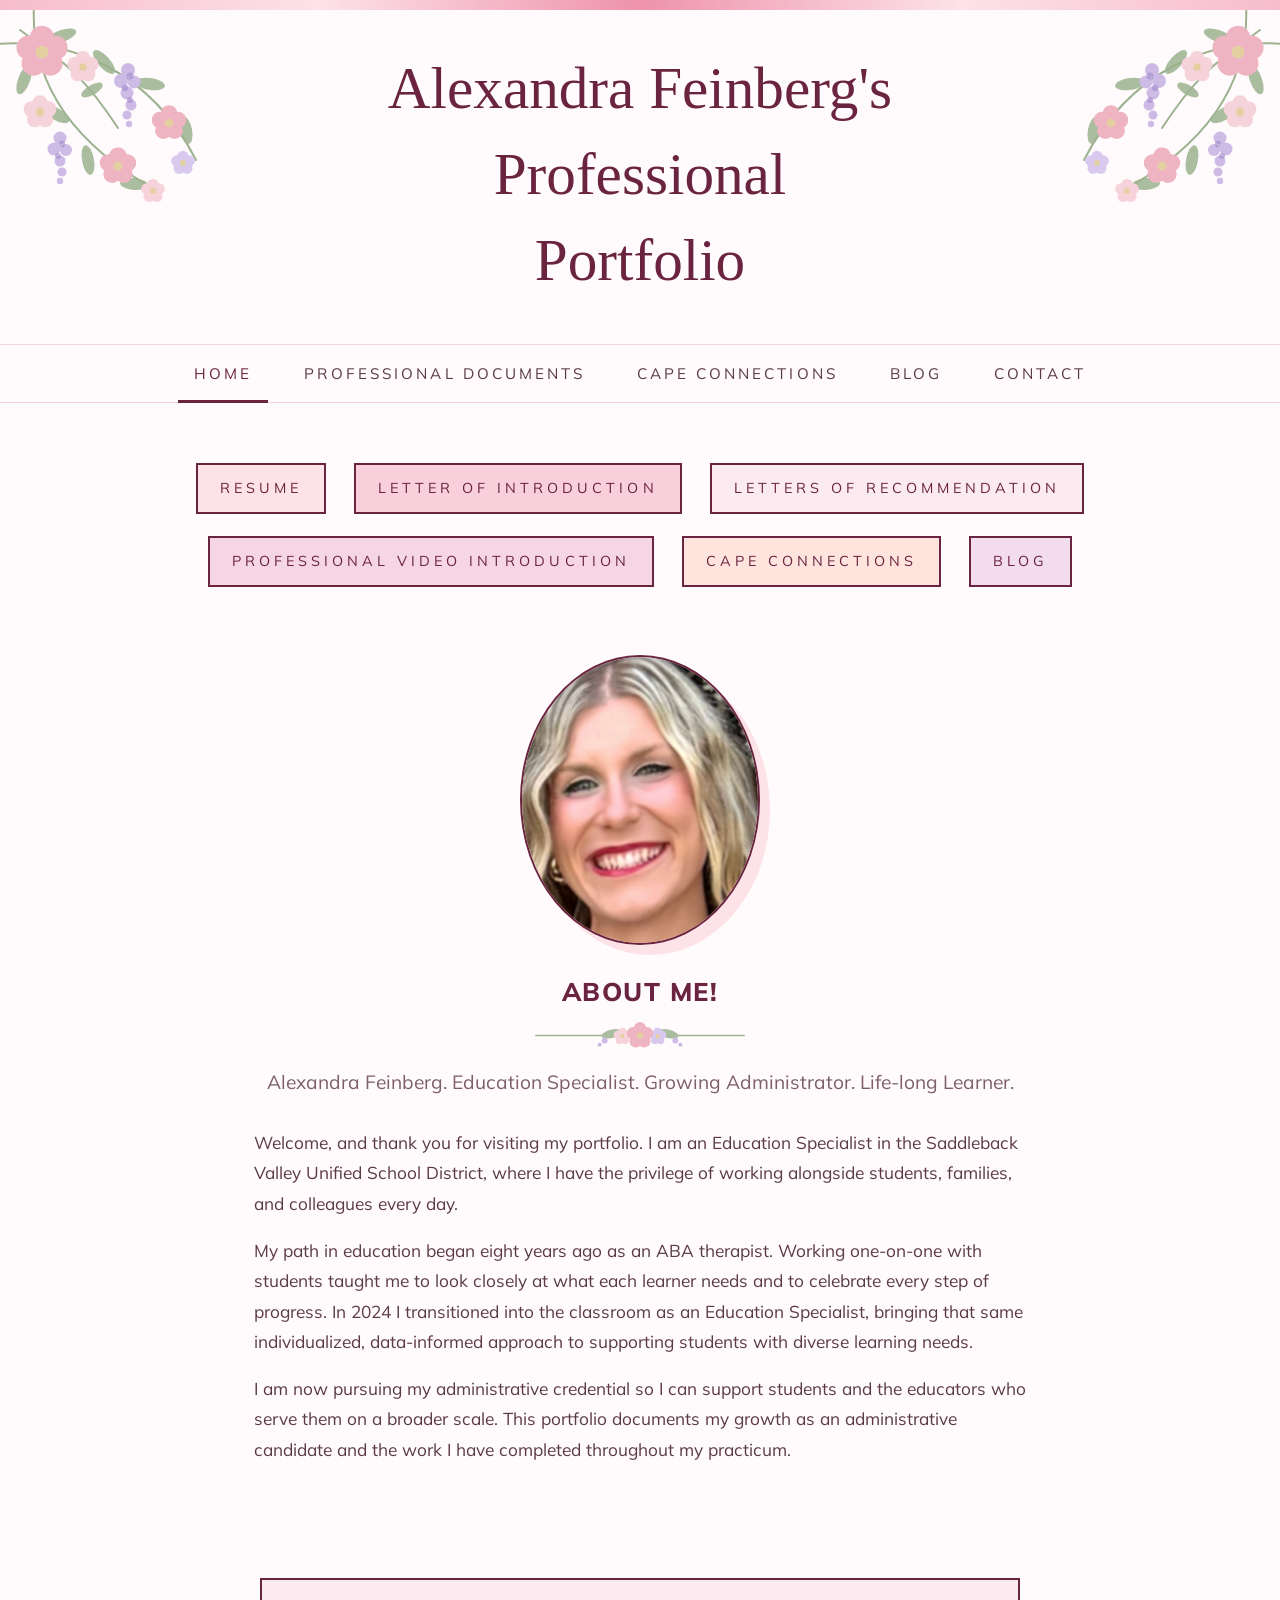
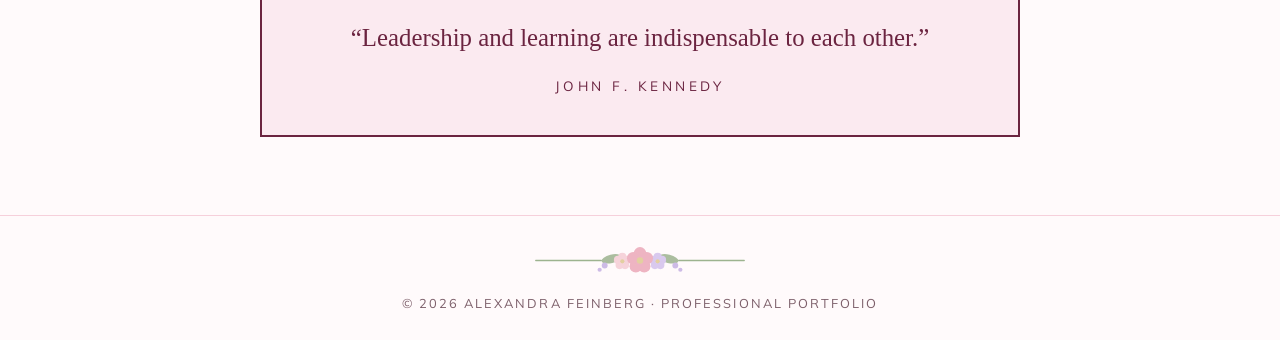
<file: index.html>
<!DOCTYPE html>
<html lang="en">
<head>
  <meta charset="utf-8">
  <meta name="viewport" content="width=device-width, initial-scale=1">
  <title>Alexandra Feinberg's Professional Portfolio</title>
  <meta name="description" content="Professional e-portfolio of Alexandra Feinberg, Education Specialist and educational administration candidate.">
  <link rel="stylesheet" href="style.css?v=2026-10-25">
</head>
<body>

<header class="site-header">
  <div class="wrap">
    <a class="site-title" href="index.html">Alexandra Feinberg's<br>Professional<br>Portfolio</a>
    <ul class="nav">
      <li>
        <a class="active" href="index.html">Home</a>
        <ul class="sub">
          <li><a href="index.html#about">About Me</a></li>
          <li><a href="index.html#quote">Favorite Quote</a></li>
        </ul>
      </li>
      <li>
        <a href="documents.html">Professional Documents</a>
        <ul class="sub">
          <li><a href="documents.html#resume">Resume</a></li>
          <li><a href="documents.html#cover-letter">Cover Letter</a></li>
          <li><a href="documents.html#letters">Letters of Recommendation</a></li>
          <li><a href="documents.html#video">Professional Video</a></li>
        </ul>
      </li>
      <li>
        <a href="cape.html">CAPE Connections</a>
        <ul class="sub">
          <li><a href="cape.html#cape1">CAPE 1: Shared Vision</a></li>
          <li><a href="cape.html#cape2">CAPE 2: Instructional Leadership</a></li>
          <li><a href="cape.html#cape3">CAPE 3: Management &amp; Learning Environment</a></li>
          <li><a href="cape.html#cape4">CAPE 4: Family &amp; Community Engagement</a></li>
          <li><a href="cape.html#cape5">CAPE 5: Ethics &amp; Integrity</a></li>
          <li><a href="cape.html#cape6">CAPE 6: External Context &amp; Policy</a></li>
        </ul>
      </li>
      <li>
        <a href="blog.html">Blog</a>
        <ul class="sub">
          <li><a href="blog-over-testing.html">Are We Over-Testing Our Students?</a></li>
          <li><a href="blog-ai-in-the-classroom.html">AI in the Classroom: Help or Hazard?</a></li>
          <li><a href="blog-homework.html">Does Homework Actually Help?</a></li>
          <li><a href="blog-inclusion.html">What Does Inclusion Really Mean?</a></li>
        </ul>
      </li>
      <li>
        <a href="contact.html">Contact</a>
        <ul class="sub">
          <li><a href="contact.html">Get in Touch</a></li>
          <li><a href="mailto:alifeinberg01@gmail.com">Personal Email</a></li>
          <li><a href="mailto:alexandra.feinberg@svusd.org">Work Email</a></li>
        </ul>
      </li>
    </ul>
  </div>
</header>

<div class="buttons">
  <a class="btn" href="documents.html#resume">Resume</a>
  <a class="btn" href="documents.html#cover-letter">Letter of Introduction</a>
  <a class="btn" href="documents.html#letters">Letters of Recommendation</a>
  <a class="btn" href="documents.html#video">Professional Video Introduction</a>
  <a class="btn" href="cape.html">CAPE Connections</a>
  <a class="btn" href="blog.html">Blog</a>
</div>

<section>
  <div class="wrap about" id="about">
    <!-- PHOTO: to change it, replace portfolio/images/profile.jpg -->
    <div class="photo"><img src="images/profile.jpg" alt="Portrait of Alexandra Feinberg" onerror="this.parentNode.remove()"></div>

    <h2>About Me!</h2>
    <!-- EDIT: add anything else that describes you, e.g. a hobby -->
    <p class="tagline">Alexandra Feinberg. Education Specialist. Growing Administrator. Life-long Learner.</p>

    <div class="bio">
      <p>Welcome, and thank you for visiting my portfolio. I am an Education Specialist in the Saddleback Valley Unified School District, where I have the privilege of working alongside students, families, and colleagues every day.</p>
      <p>My path in education began eight years ago as an ABA therapist. Working one-on-one with students taught me to look closely at what each learner needs and to celebrate every step of progress. In 2024 I transitioned into the classroom as an Education Specialist, bringing that same individualized, data-informed approach to supporting students with diverse learning needs.</p>
      <p>I am now pursuing my administrative credential so I can support students and the educators who serve them on a broader scale. This portfolio documents my growth as an administrative candidate and the work I have completed throughout my practicum.</p>
    </div>
  </div>
</section>

<section>
  <div class="wrap quote" id="quote">
    <!-- EDIT: swap in a quote that is meaningful to you -->
    <blockquote>&ldquo;Leadership and learning are indispensable to each other.&rdquo;</blockquote>
    <cite>John F. Kennedy</cite>
  </div>
</section>

<footer class="site-footer">
  &copy; 2026 Alexandra Feinberg &middot; Professional Portfolio
</footer>

</body>
</html>
</file>
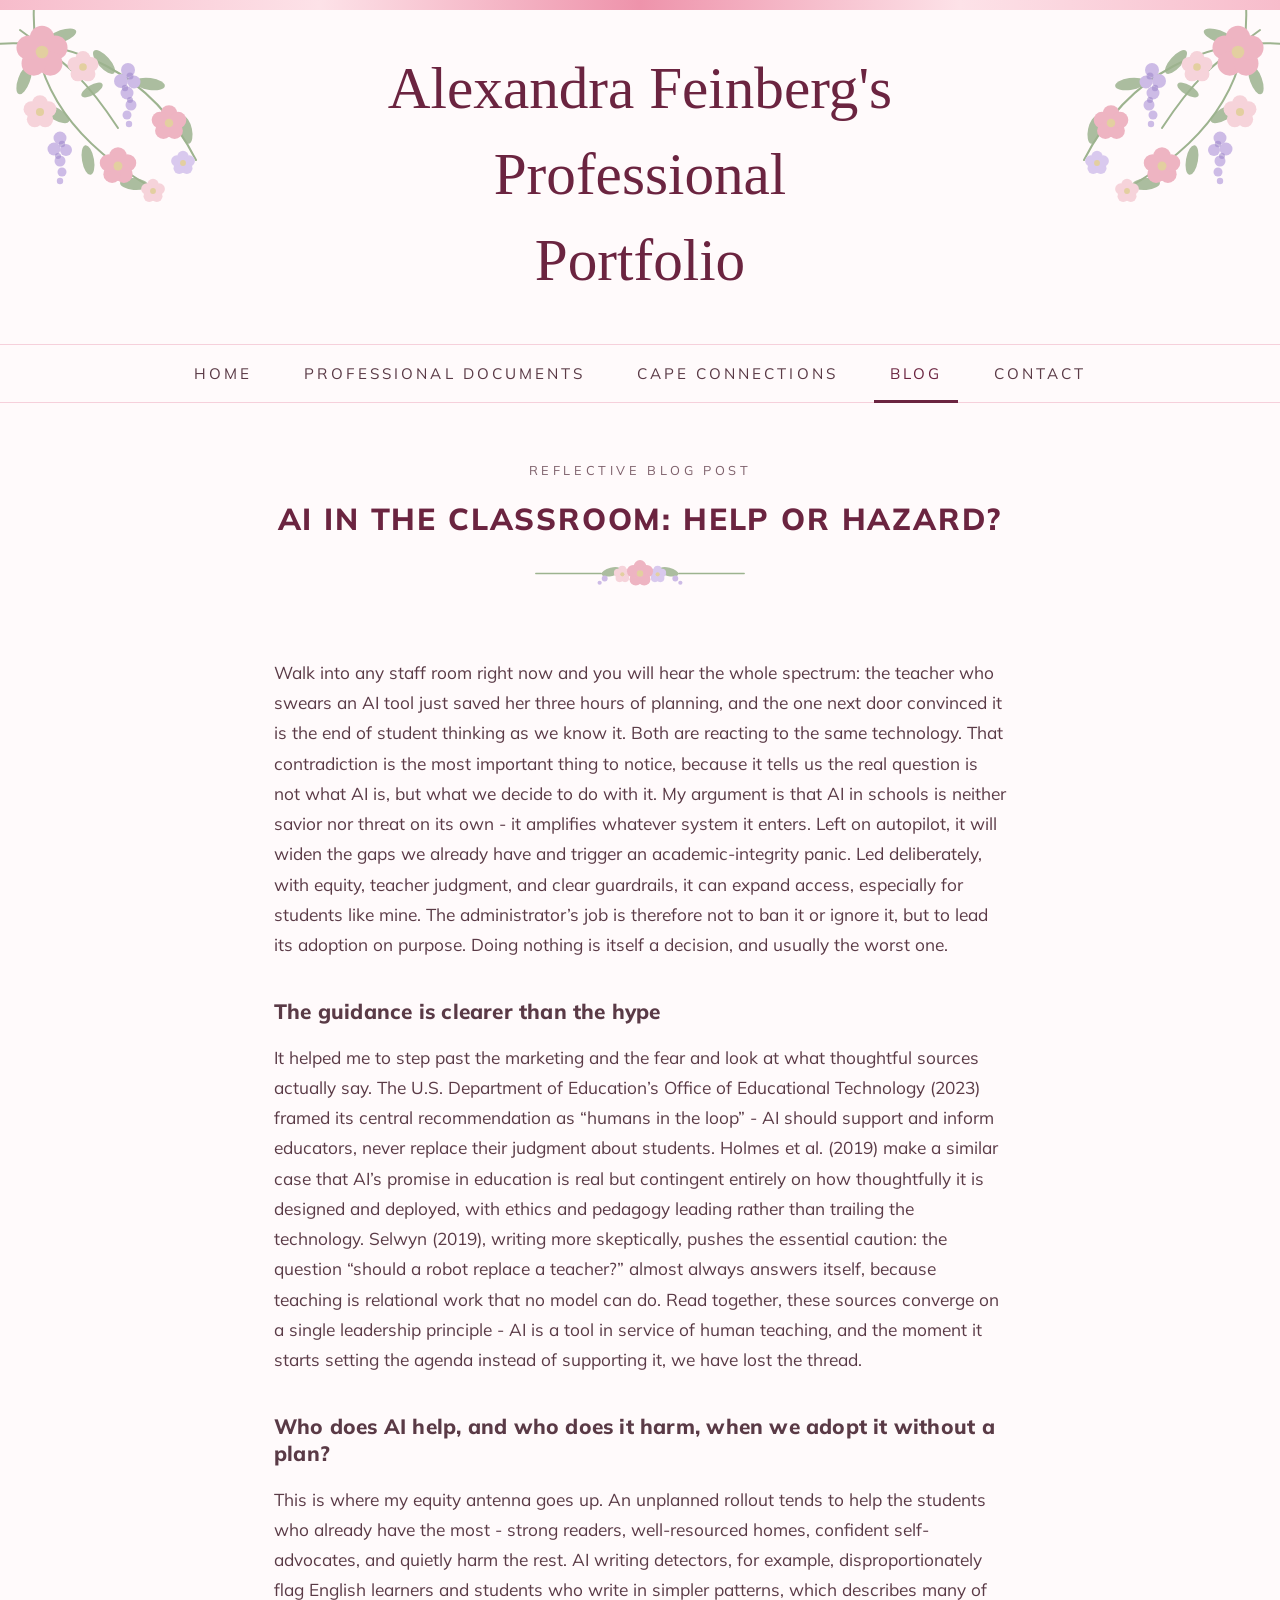
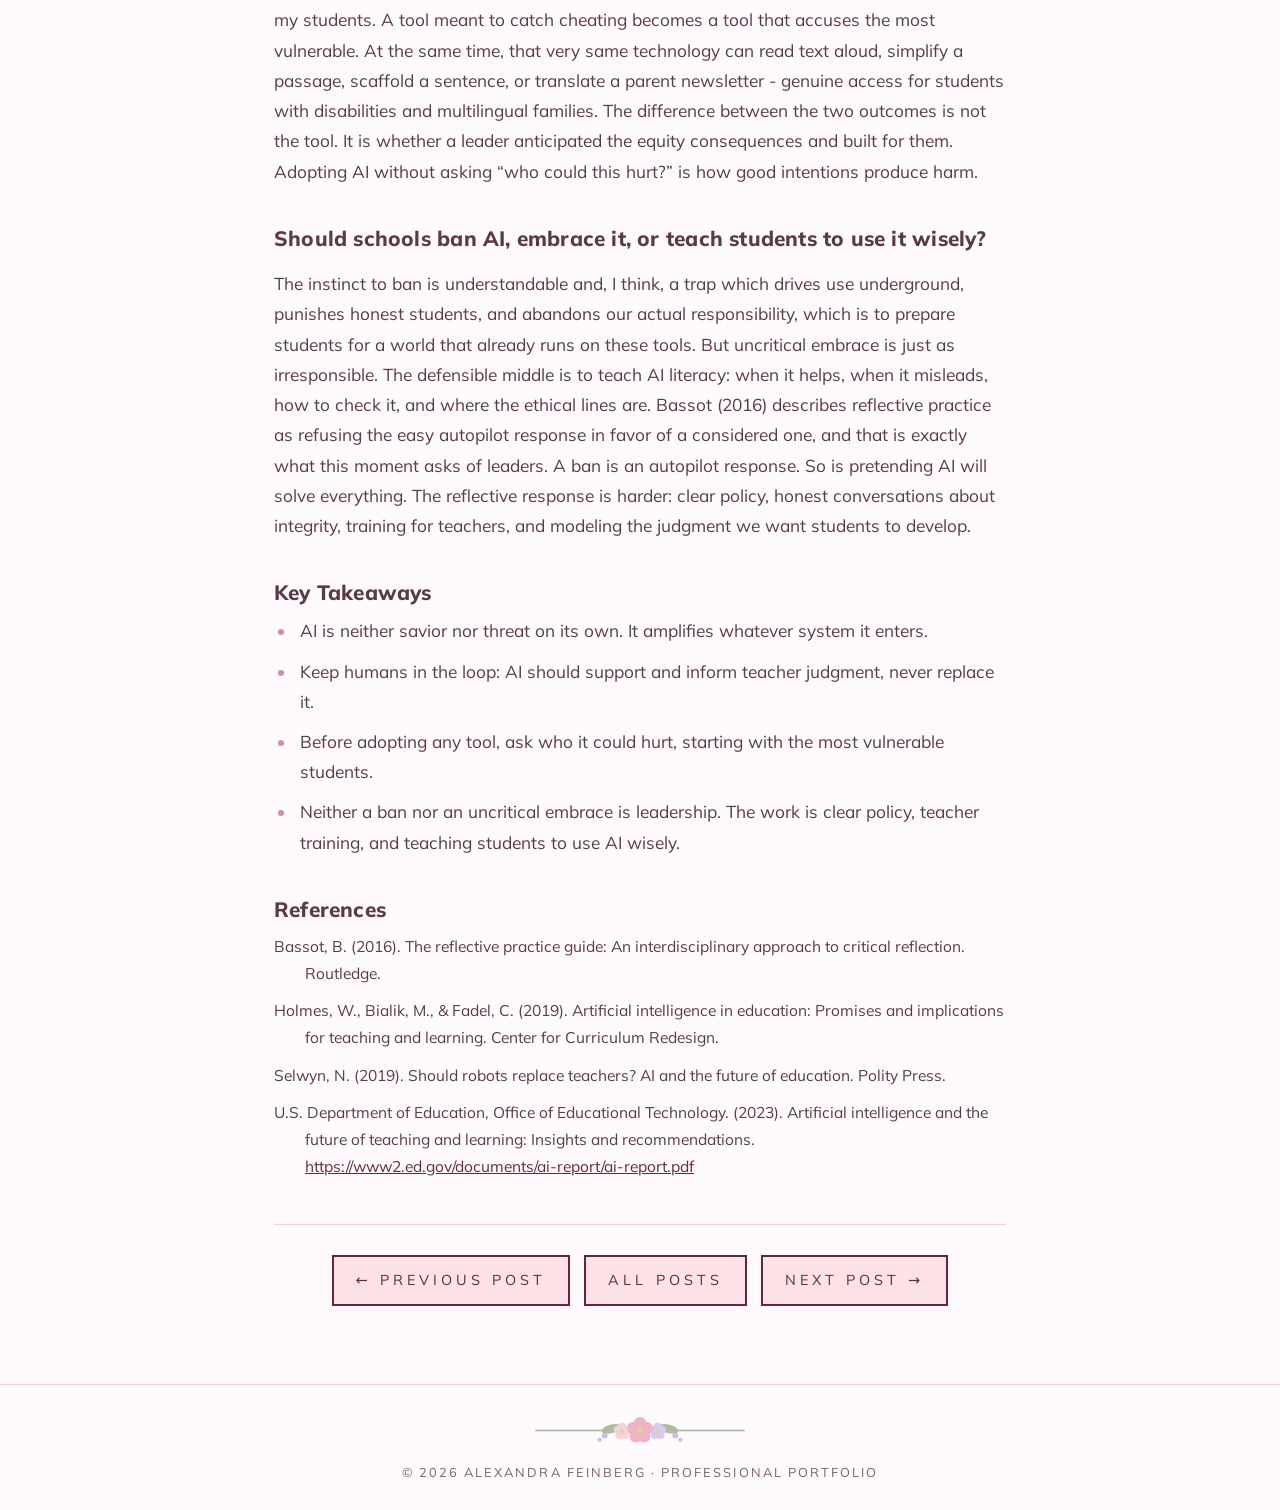
<file: blog-ai-in-the-classroom.html>
<!DOCTYPE html>
<html lang="en">
<head>
  <meta charset="utf-8">
  <meta name="viewport" content="width=device-width, initial-scale=1">
  <title>AI in the Classroom: Help or Hazard? | Alexandra Feinberg</title>
  <link rel="stylesheet" href="style.css?v=2026-10-25">
</head>
<body>

<header class="site-header">
  <div class="wrap">
    <a class="site-title" href="index.html">Alexandra Feinberg's<br>Professional<br>Portfolio</a>
    <ul class="nav">
      <li>
        <a href="index.html">Home</a>
        <ul class="sub">
          <li><a href="index.html#about">About Me</a></li>
          <li><a href="index.html#quote">Favorite Quote</a></li>
        </ul>
      </li>
      <li>
        <a href="documents.html">Professional Documents</a>
        <ul class="sub">
          <li><a href="documents.html#resume">Resume</a></li>
          <li><a href="documents.html#cover-letter">Cover Letter</a></li>
          <li><a href="documents.html#letters">Letters of Recommendation</a></li>
          <li><a href="documents.html#video">Professional Video</a></li>
        </ul>
      </li>
      <li>
        <a href="cape.html">CAPE Connections</a>
        <ul class="sub">
          <li><a href="cape.html#cape1">CAPE 1: Shared Vision</a></li>
          <li><a href="cape.html#cape2">CAPE 2: Instructional Leadership</a></li>
          <li><a href="cape.html#cape3">CAPE 3: Management &amp; Learning Environment</a></li>
          <li><a href="cape.html#cape4">CAPE 4: Family &amp; Community Engagement</a></li>
          <li><a href="cape.html#cape5">CAPE 5: Ethics &amp; Integrity</a></li>
          <li><a href="cape.html#cape6">CAPE 6: External Context &amp; Policy</a></li>
        </ul>
      </li>
      <li>
        <a class="active" href="blog.html">Blog</a>
        <ul class="sub">
          <li><a href="blog-over-testing.html">Are We Over-Testing Our Students?</a></li>
          <li><a href="blog-ai-in-the-classroom.html">AI in the Classroom: Help or Hazard?</a></li>
          <li><a href="blog-homework.html">Does Homework Actually Help?</a></li>
          <li><a href="blog-inclusion.html">What Does Inclusion Really Mean?</a></li>
        </ul>
      </li>
      <li>
        <a href="contact.html">Contact</a>
        <ul class="sub">
          <li><a href="contact.html">Get in Touch</a></li>
          <li><a href="mailto:alifeinberg01@gmail.com">Personal Email</a></li>
          <li><a href="mailto:alexandra.feinberg@svusd.org">Work Email</a></li>
        </ul>
      </li>
    </ul>
  </div>
</header>

<div class="hero small">
  <p class="eyebrow">Reflective Blog Post</p>
  <h1>AI in the Classroom: Help or Hazard?</h1>
  <div class="rule"></div>
</div>

<section>
  <article class="wrap post">
    <p>Walk into any staff room right now and you will hear the whole spectrum: the teacher who swears an AI tool just saved her three hours of planning, and the one next door convinced it is the end of student thinking as we know it. Both are reacting to the same technology. That contradiction is the most important thing to notice, because it tells us the real question is not what AI is, but what we decide to do with it. My argument is that AI in schools is neither savior nor threat on its own - it amplifies whatever system it enters. Left on autopilot, it will widen the gaps we already have and trigger an academic-integrity panic. Led deliberately, with equity, teacher judgment, and clear guardrails, it can expand access, especially for students like mine. The administrator’s job is therefore not to ban it or ignore it, but to lead its adoption on purpose. Doing nothing is itself a decision, and usually the worst one.</p>

    <h2>The guidance is clearer than the hype</h2>
    <p>It helped me to step past the marketing and the fear and look at what thoughtful sources actually say. The U.S. Department of Education’s Office of Educational Technology (2023) framed its central recommendation as “humans in the loop” - AI should support and inform educators, never replace their judgment about students. Holmes et al. (2019) make a similar case that AI’s promise in education is real but contingent entirely on how thoughtfully it is designed and deployed, with ethics and pedagogy leading rather than trailing the technology. Selwyn (2019), writing more skeptically, pushes the essential caution: the question “should a robot replace a teacher?” almost always answers itself, because teaching is relational work that no model can do. Read together, these sources converge on a single leadership principle - AI is a tool in service of human teaching, and the moment it starts setting the agenda instead of supporting it, we have lost the thread.</p>

    <h2>Who does AI help, and who does it harm, when we adopt it without a plan?</h2>
    <p>This is where my equity antenna goes up. An unplanned rollout tends to help the students who already have the most - strong readers, well-resourced homes, confident self-advocates, and quietly harm the rest. AI writing detectors, for example, disproportionately flag English learners and students who write in simpler patterns, which describes many of my students. A tool meant to catch cheating becomes a tool that accuses the most vulnerable. At the same time, that very same technology can read text aloud, simplify a passage, scaffold a sentence, or translate a parent newsletter - genuine access for students with disabilities and multilingual families. The difference between the two outcomes is not the tool. It is whether a leader anticipated the equity consequences and built for them. Adopting AI without asking “who could this hurt?” is how good intentions produce harm.</p>

    <h2>Should schools ban AI, embrace it, or teach students to use it wisely?</h2>
    <p>The instinct to ban is understandable and, I think, a trap which drives use underground, punishes honest students, and abandons our actual responsibility, which is to prepare students for a world that already runs on these tools. But uncritical embrace is just as irresponsible. The defensible middle is to teach AI literacy: when it helps, when it misleads, how to check it, and where the ethical lines are. Bassot (2016) describes reflective practice as refusing the easy autopilot response in favor of a considered one, and that is exactly what this moment asks of leaders. A ban is an autopilot response. So is pretending AI will solve everything. The reflective response is harder: clear policy, honest conversations about integrity, training for teachers, and modeling the judgment we want students to develop.</p>

    <h2>Key Takeaways</h2>
    <ul class="takeaways">
      <li>AI is neither savior nor threat on its own. It amplifies whatever system it enters.</li>
      <li>Keep humans in the loop: AI should support and inform teacher judgment, never replace it.</li>
      <li>Before adopting any tool, ask who it could hurt, starting with the most vulnerable students.</li>
      <li>Neither a ban nor an uncritical embrace is leadership. The work is clear policy, teacher training, and teaching students to use AI wisely.</li>
    </ul>

    <h2>References</h2>
    <ul class="refs">
      <li>Bassot, B. (2016). The reflective practice guide: An interdisciplinary approach to critical reflection. Routledge.</li>
      <li>Holmes, W., Bialik, M., &amp; Fadel, C. (2019). Artificial intelligence in education: Promises and implications for teaching and learning. Center for Curriculum Redesign.</li>
      <li>Selwyn, N. (2019). Should robots replace teachers? AI and the future of education. Polity Press.</li>
      <li>U.S. Department of Education, Office of Educational Technology. (2023). Artificial intelligence and the future of teaching and learning: Insights and recommendations. <a href="https://www2.ed.gov/documents/ai-report/ai-report.pdf" target="_blank" rel="noopener">https://www2.ed.gov/documents/ai-report/ai-report.pdf</a></li>
    </ul>

    <nav class="post-nav">
      <a class="btn" href="blog-over-testing.html">&larr; Previous Post</a>
      <a class="btn" href="blog.html">All Posts</a>
      <a class="btn" href="blog-homework.html">Next Post &rarr;</a>
    </nav>
  </article>
</section>

<footer class="site-footer">
  &copy; 2026 Alexandra Feinberg &middot; Professional Portfolio
</footer>

</body>
</html>
</file>
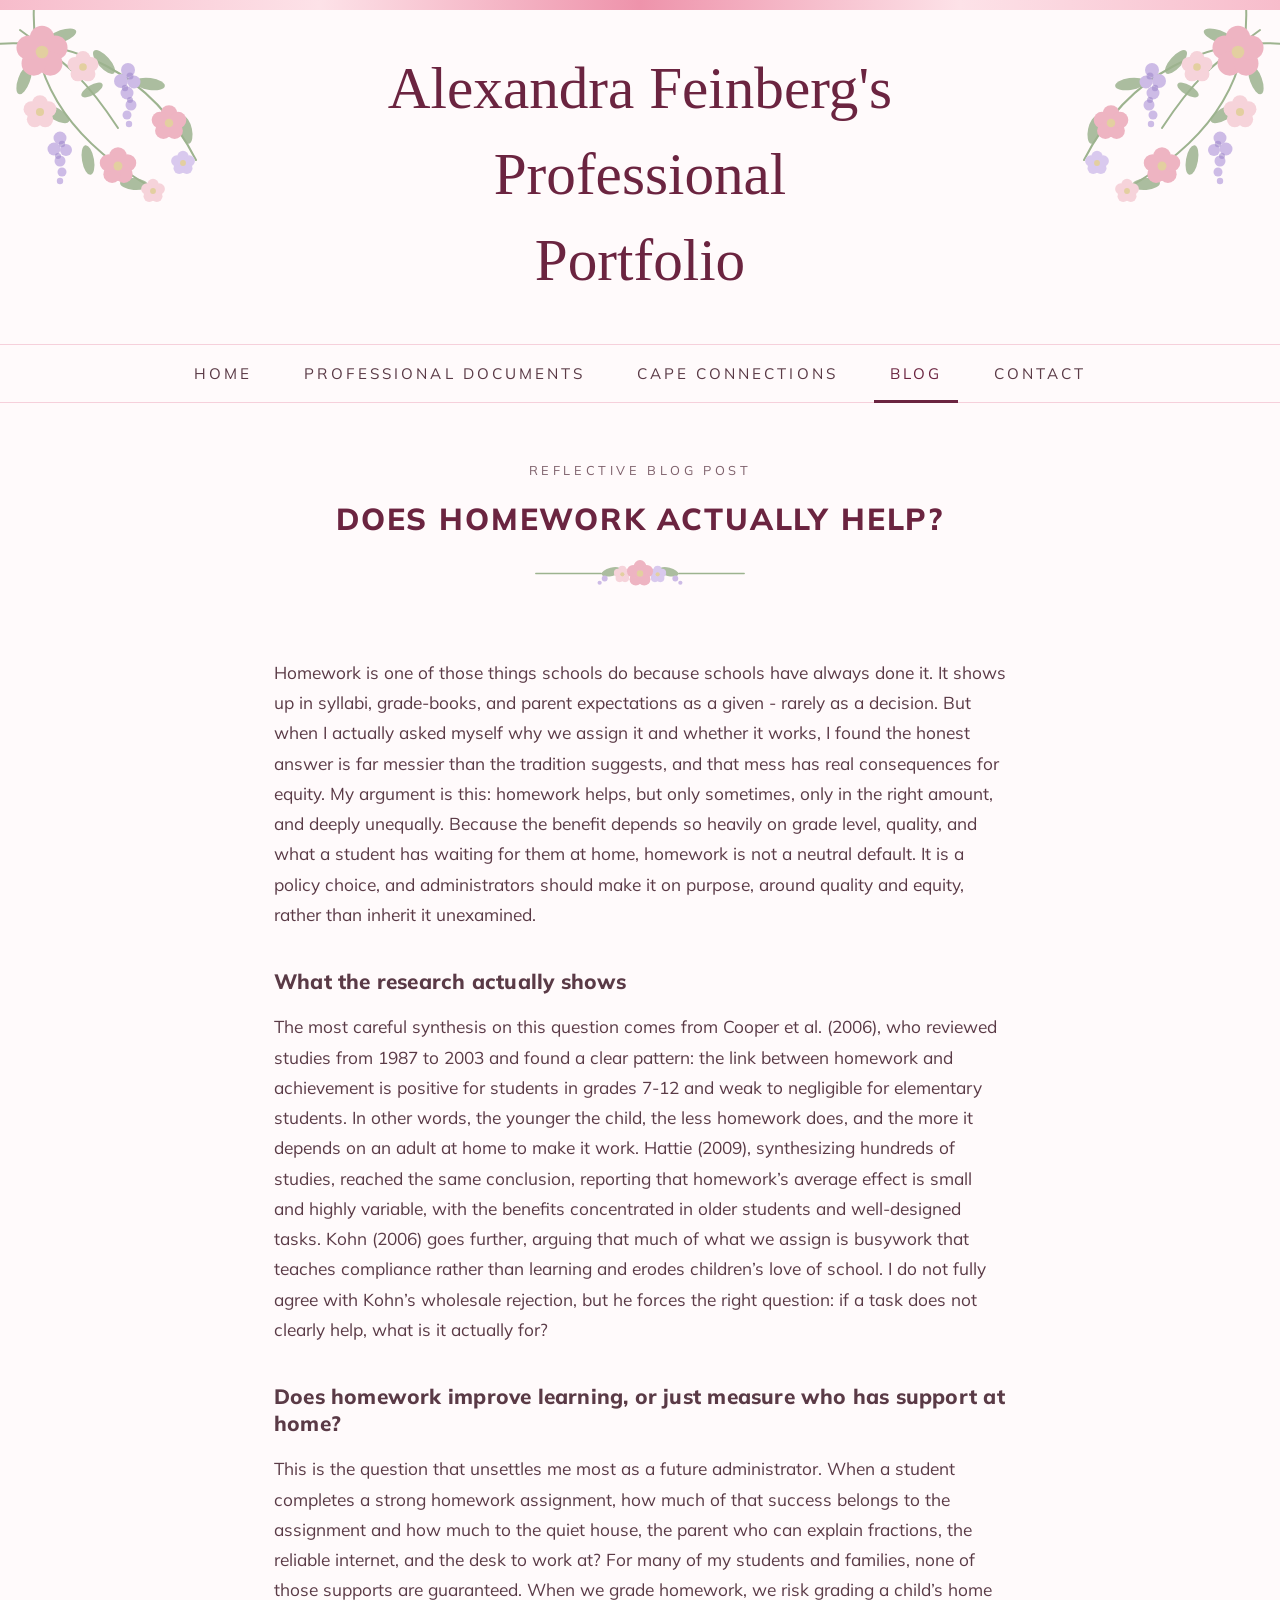
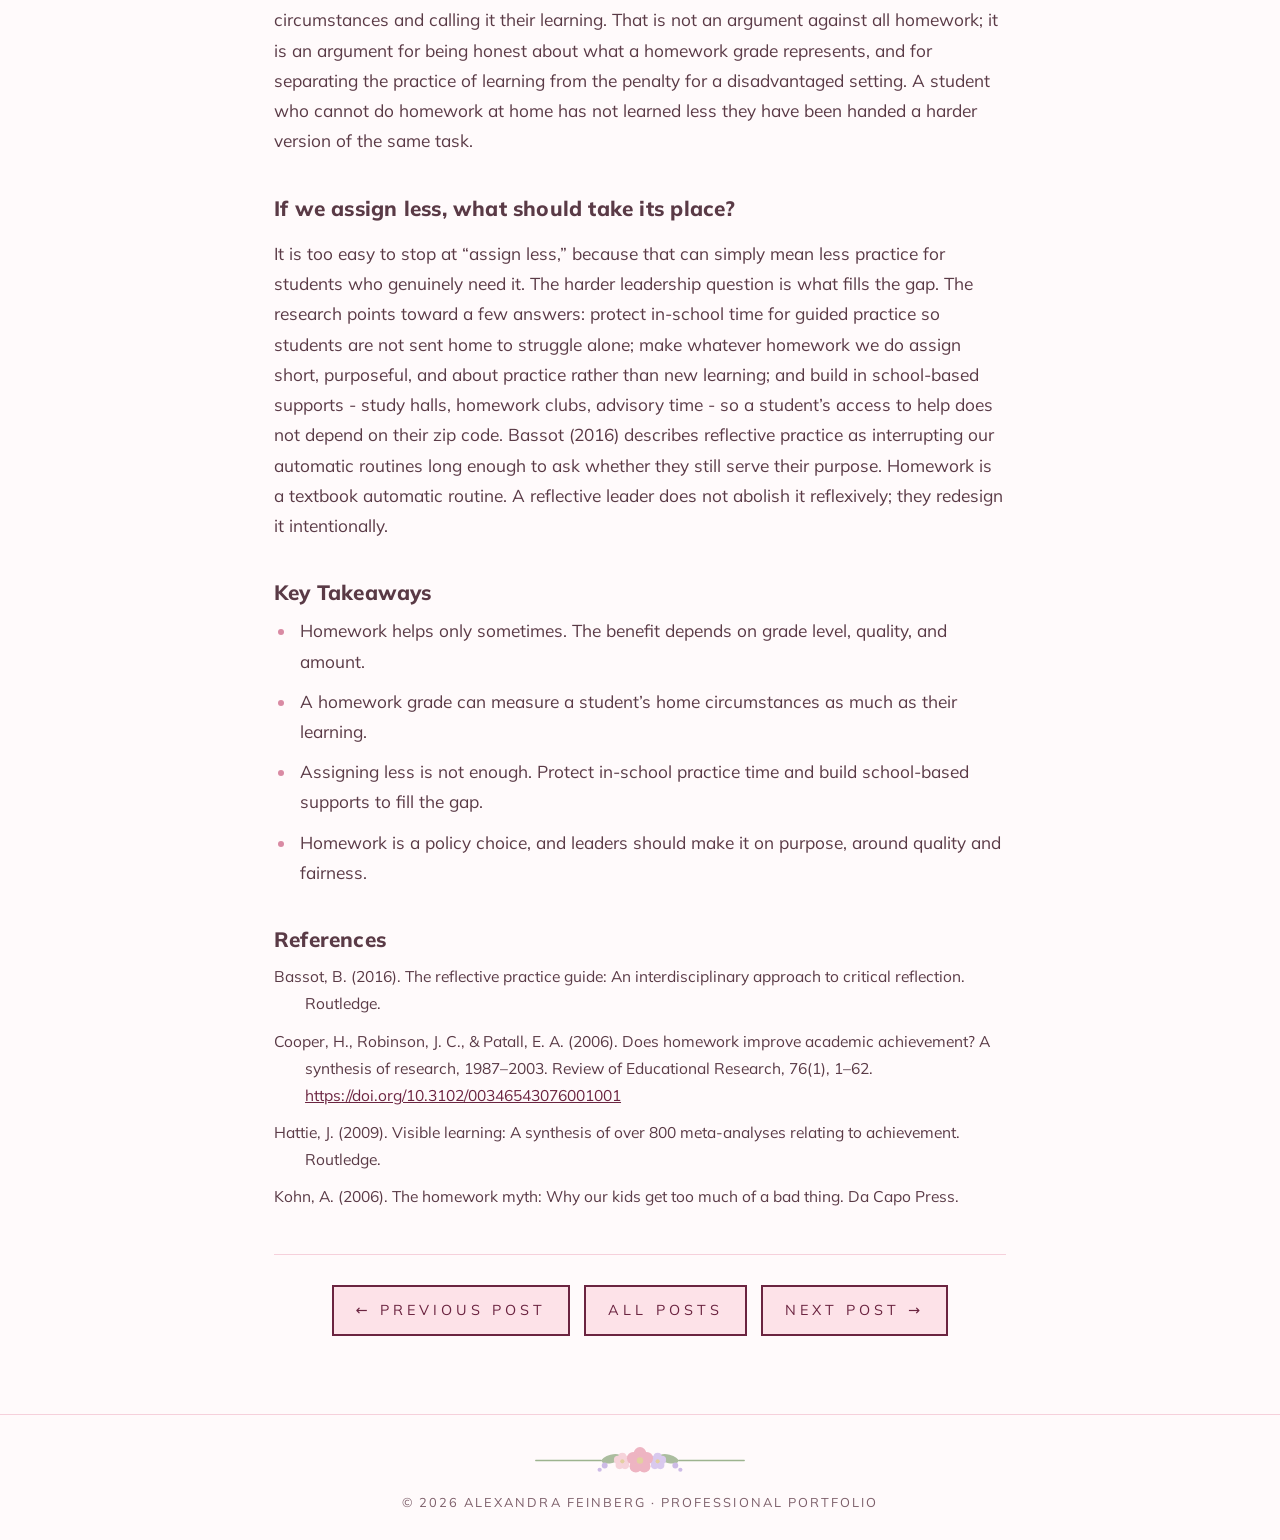
<file: blog-homework.html>
<!DOCTYPE html>
<html lang="en">
<head>
  <meta charset="utf-8">
  <meta name="viewport" content="width=device-width, initial-scale=1">
  <title>Does Homework Actually Help? | Alexandra Feinberg</title>
  <link rel="stylesheet" href="style.css?v=2026-10-25">
</head>
<body>

<header class="site-header">
  <div class="wrap">
    <a class="site-title" href="index.html">Alexandra Feinberg's<br>Professional<br>Portfolio</a>
    <ul class="nav">
      <li>
        <a href="index.html">Home</a>
        <ul class="sub">
          <li><a href="index.html#about">About Me</a></li>
          <li><a href="index.html#quote">Favorite Quote</a></li>
        </ul>
      </li>
      <li>
        <a href="documents.html">Professional Documents</a>
        <ul class="sub">
          <li><a href="documents.html#resume">Resume</a></li>
          <li><a href="documents.html#cover-letter">Cover Letter</a></li>
          <li><a href="documents.html#letters">Letters of Recommendation</a></li>
          <li><a href="documents.html#video">Professional Video</a></li>
        </ul>
      </li>
      <li>
        <a href="cape.html">CAPE Connections</a>
        <ul class="sub">
          <li><a href="cape.html#cape1">CAPE 1: Shared Vision</a></li>
          <li><a href="cape.html#cape2">CAPE 2: Instructional Leadership</a></li>
          <li><a href="cape.html#cape3">CAPE 3: Management &amp; Learning Environment</a></li>
          <li><a href="cape.html#cape4">CAPE 4: Family &amp; Community Engagement</a></li>
          <li><a href="cape.html#cape5">CAPE 5: Ethics &amp; Integrity</a></li>
          <li><a href="cape.html#cape6">CAPE 6: External Context &amp; Policy</a></li>
        </ul>
      </li>
      <li>
        <a class="active" href="blog.html">Blog</a>
        <ul class="sub">
          <li><a href="blog-over-testing.html">Are We Over-Testing Our Students?</a></li>
          <li><a href="blog-ai-in-the-classroom.html">AI in the Classroom: Help or Hazard?</a></li>
          <li><a href="blog-homework.html">Does Homework Actually Help?</a></li>
          <li><a href="blog-inclusion.html">What Does Inclusion Really Mean?</a></li>
        </ul>
      </li>
      <li>
        <a href="contact.html">Contact</a>
        <ul class="sub">
          <li><a href="contact.html">Get in Touch</a></li>
          <li><a href="mailto:alifeinberg01@gmail.com">Personal Email</a></li>
          <li><a href="mailto:alexandra.feinberg@svusd.org">Work Email</a></li>
        </ul>
      </li>
    </ul>
  </div>
</header>

<div class="hero small">
  <p class="eyebrow">Reflective Blog Post</p>
  <h1>Does Homework Actually Help?</h1>
  <div class="rule"></div>
</div>

<section>
  <article class="wrap post">
    <p>Homework is one of those things schools do because schools have always done it. It shows up in syllabi, grade-books, and parent expectations as a given - rarely as a decision. But when I actually asked myself why we assign it and whether it works, I found the honest answer is far messier than the tradition suggests, and that mess has real consequences for equity. My argument is this: homework helps, but only sometimes, only in the right amount, and deeply unequally. Because the benefit depends so heavily on grade level, quality, and what a student has waiting for them at home, homework is not a neutral default. It is a policy choice, and administrators should make it on purpose, around quality and equity, rather than inherit it unexamined.</p>

    <h2>What the research actually shows</h2>
    <p>The most careful synthesis on this question comes from Cooper et al. (2006), who reviewed studies from 1987 to 2003 and found a clear pattern: the link between homework and achievement is positive for students in grades 7-12 and weak to negligible for elementary students. In other words, the younger the child, the less homework does, and the more it depends on an adult at home to make it work. Hattie (2009), synthesizing hundreds of studies, reached the same conclusion, reporting that homework’s average effect is small and highly variable, with the benefits concentrated in older students and well-designed tasks. Kohn (2006) goes further, arguing that much of what we assign is busywork that teaches compliance rather than learning and erodes children’s love of school. I do not fully agree with Kohn’s wholesale rejection, but he forces the right question: if a task does not clearly help, what is it actually for?</p>

    <h2>Does homework improve learning, or just measure who has support at home?</h2>
    <p>This is the question that unsettles me most as a future administrator. When a student completes a strong homework assignment, how much of that success belongs to the assignment and how much to the quiet house, the parent who can explain fractions, the reliable internet, and the desk to work at? For many of my students and families, none of those supports are guaranteed. When we grade homework, we risk grading a child’s home circumstances and calling it their learning. That is not an argument against all homework; it is an argument for being honest about what a homework grade represents, and for separating the practice of learning from the penalty for a disadvantaged setting. A student who cannot do homework at home has not learned less they have been handed a harder version of the same task.</p>

    <h2>If we assign less, what should take its place?</h2>
    <p>It is too easy to stop at “assign less,” because that can simply mean less practice for students who genuinely need it. The harder leadership question is what fills the gap. The research points toward a few answers: protect in-school time for guided practice so students are not sent home to struggle alone; make whatever homework we do assign short, purposeful, and about practice rather than new learning; and build in school-based supports - study halls, homework clubs, advisory time - so a student’s access to help does not depend on their zip code. Bassot (2016) describes reflective practice as interrupting our automatic routines long enough to ask whether they still serve their purpose. Homework is a textbook automatic routine. A reflective leader does not abolish it reflexively; they redesign it intentionally.</p>

    <h2>Key Takeaways</h2>
    <ul class="takeaways">
      <li>Homework helps only sometimes. The benefit depends on grade level, quality, and amount.</li>
      <li>A homework grade can measure a student’s home circumstances as much as their learning.</li>
      <li>Assigning less is not enough. Protect in-school practice time and build school-based supports to fill the gap.</li>
      <li>Homework is a policy choice, and leaders should make it on purpose, around quality and fairness.</li>
    </ul>

    <h2>References</h2>
    <ul class="refs">
      <li>Bassot, B. (2016). The reflective practice guide: An interdisciplinary approach to critical reflection. Routledge.</li>
      <li>Cooper, H., Robinson, J. C., &amp; Patall, E. A. (2006). Does homework improve academic achievement? A synthesis of research, 1987–2003. Review of Educational Research, 76(1), 1–62. <a href="https://doi.org/10.3102/00346543076001001" target="_blank" rel="noopener">https://doi.org/10.3102/00346543076001001</a></li>
      <li>Hattie, J. (2009). Visible learning: A synthesis of over 800 meta-analyses relating to achievement. Routledge.</li>
      <li>Kohn, A. (2006). The homework myth: Why our kids get too much of a bad thing. Da Capo Press.</li>
    </ul>

    <nav class="post-nav">
      <a class="btn" href="blog-ai-in-the-classroom.html">&larr; Previous Post</a>
      <a class="btn" href="blog.html">All Posts</a>
      <a class="btn" href="blog-inclusion.html">Next Post &rarr;</a>
    </nav>
  </article>
</section>

<footer class="site-footer">
  &copy; 2026 Alexandra Feinberg &middot; Professional Portfolio
</footer>

</body>
</html>
</file>
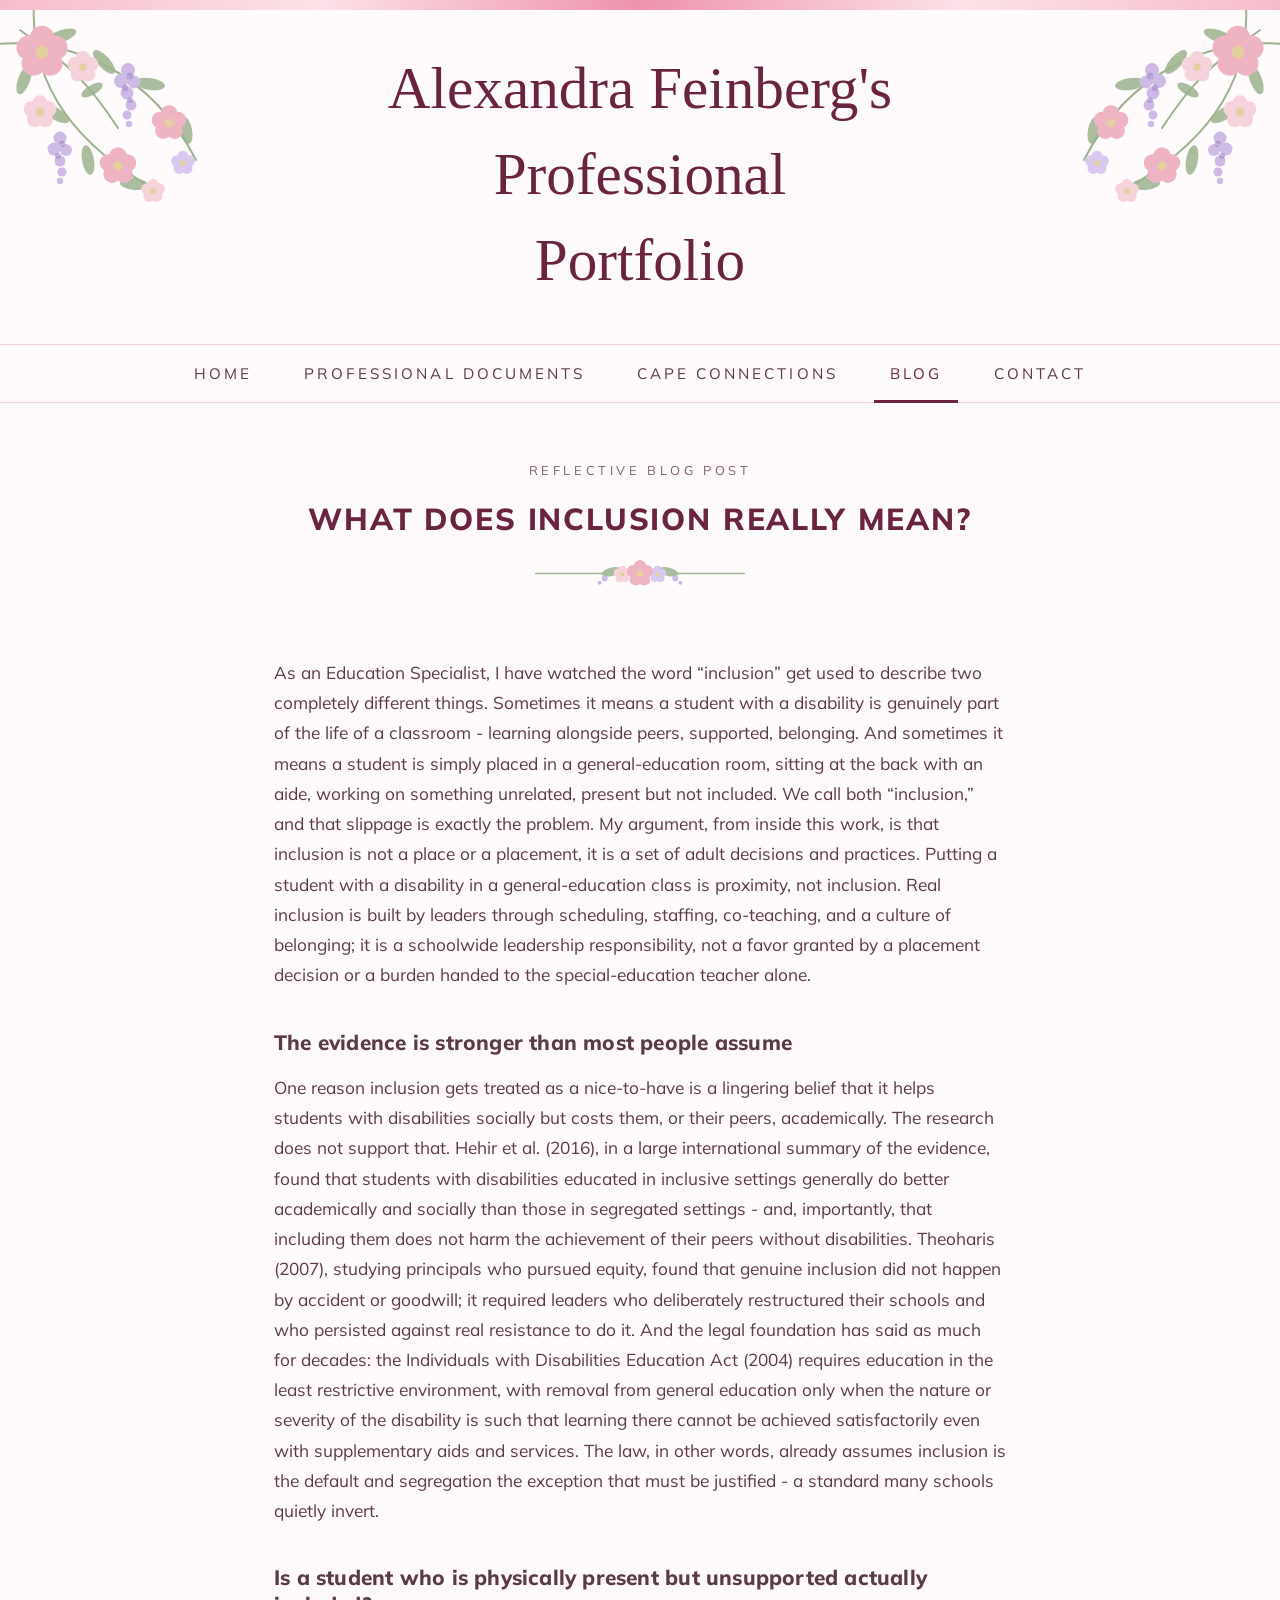
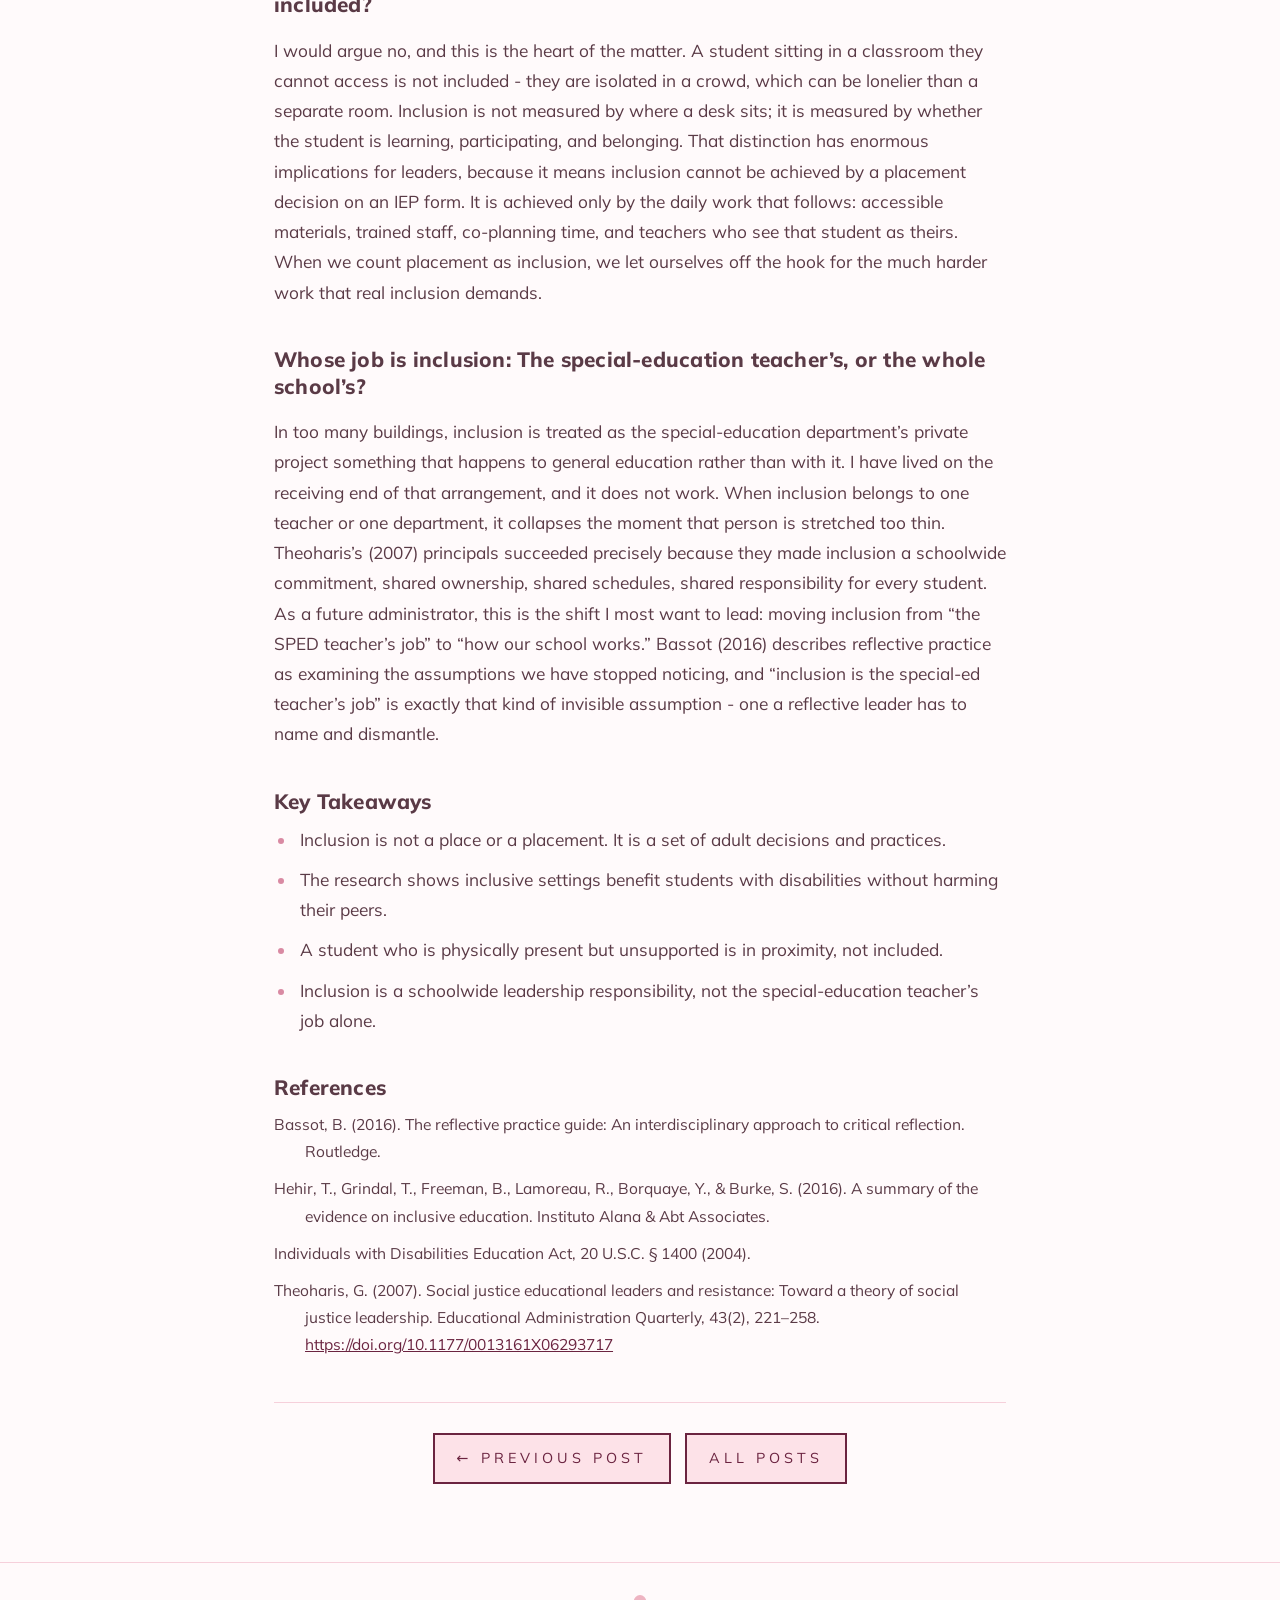
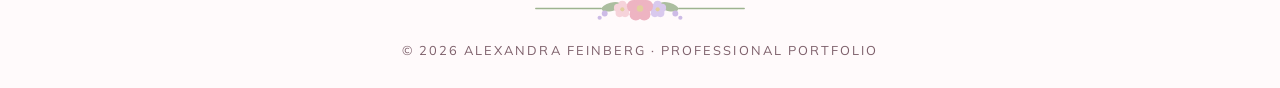
<file: blog-inclusion.html>
<!DOCTYPE html>
<html lang="en">
<head>
  <meta charset="utf-8">
  <meta name="viewport" content="width=device-width, initial-scale=1">
  <title>What Does Inclusion Really Mean? | Alexandra Feinberg</title>
  <link rel="stylesheet" href="style.css?v=2026-10-25">
</head>
<body>

<header class="site-header">
  <div class="wrap">
    <a class="site-title" href="index.html">Alexandra Feinberg's<br>Professional<br>Portfolio</a>
    <ul class="nav">
      <li>
        <a href="index.html">Home</a>
        <ul class="sub">
          <li><a href="index.html#about">About Me</a></li>
          <li><a href="index.html#quote">Favorite Quote</a></li>
        </ul>
      </li>
      <li>
        <a href="documents.html">Professional Documents</a>
        <ul class="sub">
          <li><a href="documents.html#resume">Resume</a></li>
          <li><a href="documents.html#cover-letter">Cover Letter</a></li>
          <li><a href="documents.html#letters">Letters of Recommendation</a></li>
          <li><a href="documents.html#video">Professional Video</a></li>
        </ul>
      </li>
      <li>
        <a href="cape.html">CAPE Connections</a>
        <ul class="sub">
          <li><a href="cape.html#cape1">CAPE 1: Shared Vision</a></li>
          <li><a href="cape.html#cape2">CAPE 2: Instructional Leadership</a></li>
          <li><a href="cape.html#cape3">CAPE 3: Management &amp; Learning Environment</a></li>
          <li><a href="cape.html#cape4">CAPE 4: Family &amp; Community Engagement</a></li>
          <li><a href="cape.html#cape5">CAPE 5: Ethics &amp; Integrity</a></li>
          <li><a href="cape.html#cape6">CAPE 6: External Context &amp; Policy</a></li>
        </ul>
      </li>
      <li>
        <a class="active" href="blog.html">Blog</a>
        <ul class="sub">
          <li><a href="blog-over-testing.html">Are We Over-Testing Our Students?</a></li>
          <li><a href="blog-ai-in-the-classroom.html">AI in the Classroom: Help or Hazard?</a></li>
          <li><a href="blog-homework.html">Does Homework Actually Help?</a></li>
          <li><a href="blog-inclusion.html">What Does Inclusion Really Mean?</a></li>
        </ul>
      </li>
      <li>
        <a href="contact.html">Contact</a>
        <ul class="sub">
          <li><a href="contact.html">Get in Touch</a></li>
          <li><a href="mailto:alifeinberg01@gmail.com">Personal Email</a></li>
          <li><a href="mailto:alexandra.feinberg@svusd.org">Work Email</a></li>
        </ul>
      </li>
    </ul>
  </div>
</header>

<div class="hero small">
  <p class="eyebrow">Reflective Blog Post</p>
  <h1>What Does Inclusion Really Mean?</h1>
  <div class="rule"></div>
</div>

<section>
  <article class="wrap post">
    <p>As an Education Specialist, I have watched the word “inclusion” get used to describe two completely different things. Sometimes it means a student with a disability is genuinely part of the life of a classroom - learning alongside peers, supported, belonging. And sometimes it means a student is simply placed in a general-education room, sitting at the back with an aide, working on something unrelated, present but not included. We call both “inclusion,” and that slippage is exactly the problem. My argument, from inside this work, is that inclusion is not a place or a placement, it is a set of adult decisions and practices. Putting a student with a disability in a general-education class is proximity, not inclusion. Real inclusion is built by leaders through scheduling, staffing, co-teaching, and a culture of belonging; it is a schoolwide leadership responsibility, not a favor granted by a placement decision or a burden handed to the special-education teacher alone.</p>

    <h2>The evidence is stronger than most people assume</h2>
    <p>One reason inclusion gets treated as a nice-to-have is a lingering belief that it helps students with disabilities socially but costs them, or their peers, academically. The research does not support that. Hehir et al. (2016), in a large international summary of the evidence, found that students with disabilities educated in inclusive settings generally do better academically and socially than those in segregated settings - and, importantly, that including them does not harm the achievement of their peers without disabilities. Theoharis (2007), studying principals who pursued equity, found that genuine inclusion did not happen by accident or goodwill; it required leaders who deliberately restructured their schools and who persisted against real resistance to do it. And the legal foundation has said as much for decades: the Individuals with Disabilities Education Act (2004) requires education in the least restrictive environment, with removal from general education only when the nature or severity of the disability is such that learning there cannot be achieved satisfactorily even with supplementary aids and services. The law, in other words, already assumes inclusion is the default and segregation the exception that must be justified - a standard many schools quietly invert.</p>

    <h2>Is a student who is physically present but unsupported actually included?</h2>
    <p>I would argue no, and this is the heart of the matter. A student sitting in a classroom they cannot access is not included - they are isolated in a crowd, which can be lonelier than a separate room. Inclusion is not measured by where a desk sits; it is measured by whether the student is learning, participating, and belonging. That distinction has enormous implications for leaders, because it means inclusion cannot be achieved by a placement decision on an IEP form. It is achieved only by the daily work that follows: accessible materials, trained staff, co-planning time, and teachers who see that student as theirs. When we count placement as inclusion, we let ourselves off the hook for the much harder work that real inclusion demands.</p>

    <h2>Whose job is inclusion: The special-education teacher’s, or the whole school’s?</h2>
    <p>In too many buildings, inclusion is treated as the special-education department’s private project something that happens to general education rather than with it. I have lived on the receiving end of that arrangement, and it does not work. When inclusion belongs to one teacher or one department, it collapses the moment that person is stretched too thin. Theoharis’s (2007) principals succeeded precisely because they made inclusion a schoolwide commitment, shared ownership, shared schedules, shared responsibility for every student. As a future administrator, this is the shift I most want to lead: moving inclusion from “the SPED teacher’s job” to “how our school works.” Bassot (2016) describes reflective practice as examining the assumptions we have stopped noticing, and “inclusion is the special-ed teacher’s job” is exactly that kind of invisible assumption - one a reflective leader has to name and dismantle.</p>

    <h2>Key Takeaways</h2>
    <ul class="takeaways">
      <li>Inclusion is not a place or a placement. It is a set of adult decisions and practices.</li>
      <li>The research shows inclusive settings benefit students with disabilities without harming their peers.</li>
      <li>A student who is physically present but unsupported is in proximity, not included.</li>
      <li>Inclusion is a schoolwide leadership responsibility, not the special-education teacher’s job alone.</li>
    </ul>

    <h2>References</h2>
    <ul class="refs">
      <li>Bassot, B. (2016). The reflective practice guide: An interdisciplinary approach to critical reflection. Routledge.</li>
      <li>Hehir, T., Grindal, T., Freeman, B., Lamoreau, R., Borquaye, Y., &amp; Burke, S. (2016). A summary of the evidence on inclusive education. Instituto Alana &amp; Abt Associates.</li>
      <li>Individuals with Disabilities Education Act, 20 U.S.C. § 1400 (2004).</li>
      <li>Theoharis, G. (2007). Social justice educational leaders and resistance: Toward a theory of social justice leadership. Educational Administration Quarterly, 43(2), 221–258. <a href="https://doi.org/10.1177/0013161X06293717" target="_blank" rel="noopener">https://doi.org/10.1177/0013161X06293717</a></li>
    </ul>

    <nav class="post-nav">
      <a class="btn" href="blog-homework.html">&larr; Previous Post</a>
      <a class="btn" href="blog.html">All Posts</a>
    </nav>
  </article>
</section>

<footer class="site-footer">
  &copy; 2026 Alexandra Feinberg &middot; Professional Portfolio
</footer>

</body>
</html>
</file>
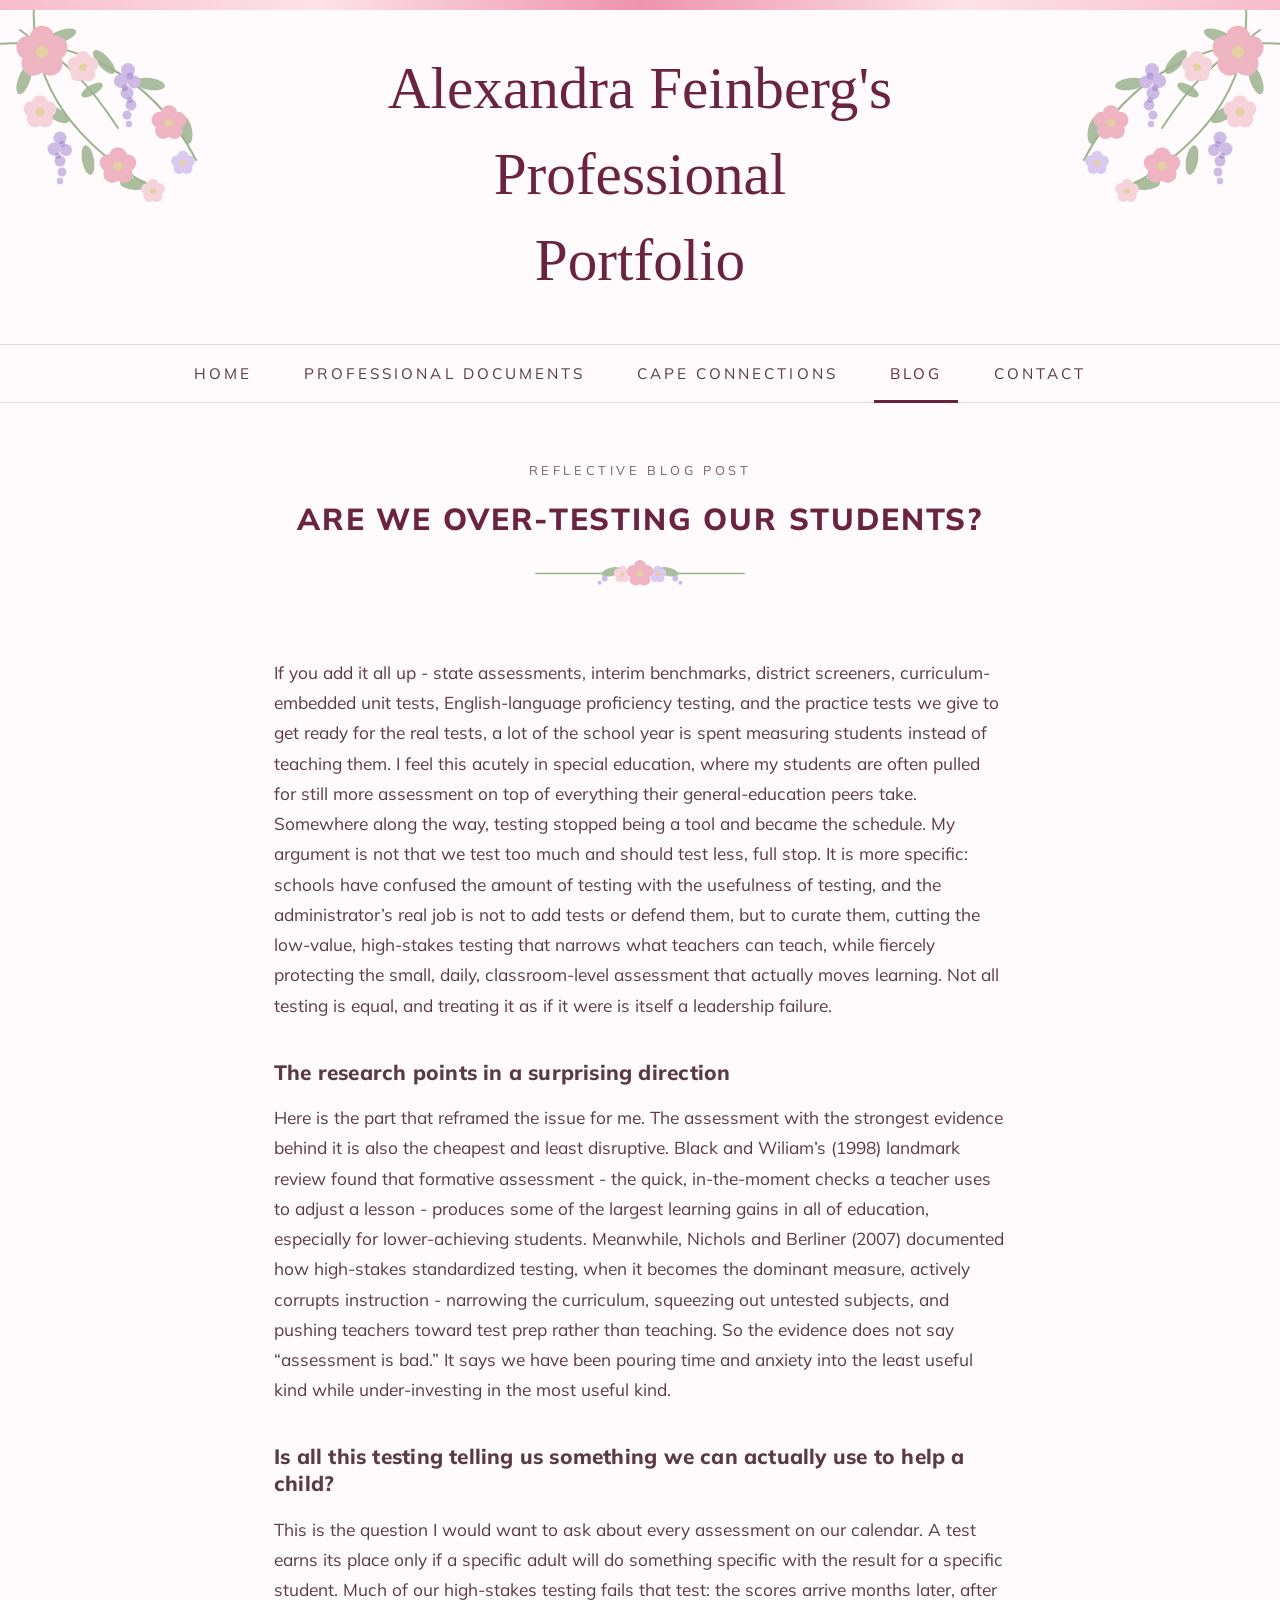
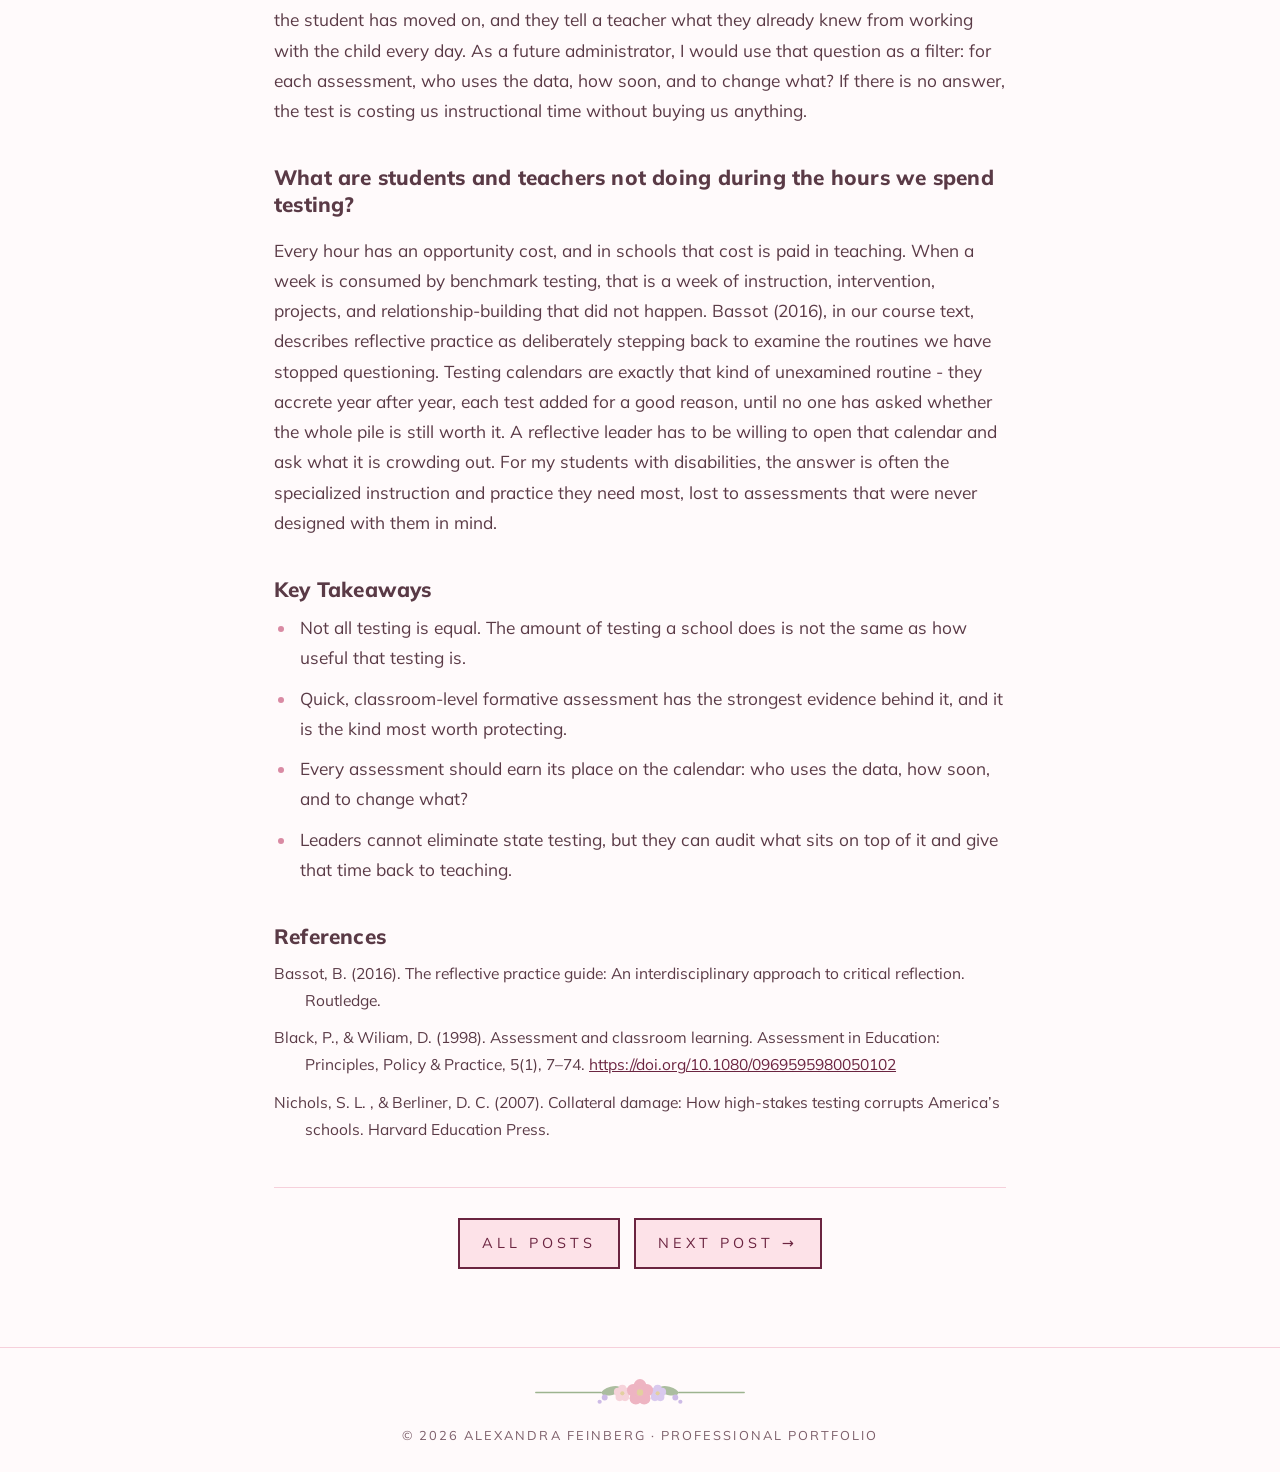
<file: blog-over-testing.html>
<!DOCTYPE html>
<html lang="en">
<head>
  <meta charset="utf-8">
  <meta name="viewport" content="width=device-width, initial-scale=1">
  <title>Are We Over-Testing Our Students? | Alexandra Feinberg</title>
  <link rel="stylesheet" href="style.css?v=2026-10-25">
</head>
<body>

<header class="site-header">
  <div class="wrap">
    <a class="site-title" href="index.html">Alexandra Feinberg's<br>Professional<br>Portfolio</a>
    <ul class="nav">
      <li>
        <a href="index.html">Home</a>
        <ul class="sub">
          <li><a href="index.html#about">About Me</a></li>
          <li><a href="index.html#quote">Favorite Quote</a></li>
        </ul>
      </li>
      <li>
        <a href="documents.html">Professional Documents</a>
        <ul class="sub">
          <li><a href="documents.html#resume">Resume</a></li>
          <li><a href="documents.html#cover-letter">Cover Letter</a></li>
          <li><a href="documents.html#letters">Letters of Recommendation</a></li>
          <li><a href="documents.html#video">Professional Video</a></li>
        </ul>
      </li>
      <li>
        <a href="cape.html">CAPE Connections</a>
        <ul class="sub">
          <li><a href="cape.html#cape1">CAPE 1: Shared Vision</a></li>
          <li><a href="cape.html#cape2">CAPE 2: Instructional Leadership</a></li>
          <li><a href="cape.html#cape3">CAPE 3: Management &amp; Learning Environment</a></li>
          <li><a href="cape.html#cape4">CAPE 4: Family &amp; Community Engagement</a></li>
          <li><a href="cape.html#cape5">CAPE 5: Ethics &amp; Integrity</a></li>
          <li><a href="cape.html#cape6">CAPE 6: External Context &amp; Policy</a></li>
        </ul>
      </li>
      <li>
        <a class="active" href="blog.html">Blog</a>
        <ul class="sub">
          <li><a href="blog-over-testing.html">Are We Over-Testing Our Students?</a></li>
          <li><a href="blog-ai-in-the-classroom.html">AI in the Classroom: Help or Hazard?</a></li>
          <li><a href="blog-homework.html">Does Homework Actually Help?</a></li>
          <li><a href="blog-inclusion.html">What Does Inclusion Really Mean?</a></li>
        </ul>
      </li>
      <li>
        <a href="contact.html">Contact</a>
        <ul class="sub">
          <li><a href="contact.html">Get in Touch</a></li>
          <li><a href="mailto:alifeinberg01@gmail.com">Personal Email</a></li>
          <li><a href="mailto:alexandra.feinberg@svusd.org">Work Email</a></li>
        </ul>
      </li>
    </ul>
  </div>
</header>

<div class="hero small">
  <p class="eyebrow">Reflective Blog Post</p>
  <h1>Are We Over-Testing Our Students?</h1>
  <div class="rule"></div>
</div>

<section>
  <article class="wrap post">
    <p>If you add it all up - state assessments, interim benchmarks, district screeners, curriculum-embedded unit tests, English-language proficiency testing, and the practice tests we give to get ready for the real tests, a lot of the school year is spent measuring students instead of teaching them. I feel this acutely in special education, where my students are often pulled for still more assessment on top of everything their general-education peers take. Somewhere along the way, testing stopped being a tool and became the schedule. My argument is not that we test too much and should test less, full stop. It is more specific: schools have confused the amount of testing with the usefulness of testing, and the administrator’s real job is not to add tests or defend them, but to curate them, cutting the low-value, high-stakes testing that narrows what teachers can teach, while fiercely protecting the small, daily, classroom-level assessment that actually moves learning. Not all testing is equal, and treating it as if it were is itself a leadership failure.</p>

    <h2>The research points in a surprising direction</h2>
    <p>Here is the part that reframed the issue for me. The assessment with the strongest evidence behind it is also the cheapest and least disruptive. Black and Wiliam’s (1998) landmark review found that formative assessment - the quick, in-the-moment checks a teacher uses to adjust a lesson - produces some of the largest learning gains in all of education, especially for lower-achieving students. Meanwhile, Nichols and Berliner (2007) documented how high-stakes standardized testing, when it becomes the dominant measure, actively corrupts instruction - narrowing the curriculum, squeezing out untested subjects, and pushing teachers toward test prep rather than teaching. So the evidence does not say “assessment is bad.” It says we have been pouring time and anxiety into the least useful kind while under-investing in the most useful kind.</p>

    <h2>Is all this testing telling us something we can actually use to help a child?</h2>
    <p>This is the question I would want to ask about every assessment on our calendar. A test earns its place only if a specific adult will do something specific with the result for a specific student. Much of our high-stakes testing fails that test: the scores arrive months later, after the student has moved on, and they tell a teacher what they already knew from working with the child every day. As a future administrator, I would use that question as a filter: for each assessment, who uses the data, how soon, and to change what? If there is no answer, the test is costing us instructional time without buying us anything.</p>

    <h2>What are students and teachers not doing during the hours we spend testing?</h2>
    <p>Every hour has an opportunity cost, and in schools that cost is paid in teaching. When a week is consumed by benchmark testing, that is a week of instruction, intervention, projects, and relationship-building that did not happen. Bassot (2016), in our course text, describes reflective practice as deliberately stepping back to examine the routines we have stopped questioning. Testing calendars are exactly that kind of unexamined routine - they accrete year after year, each test added for a good reason, until no one has asked whether the whole pile is still worth it. A reflective leader has to be willing to open that calendar and ask what it is crowding out. For my students with disabilities, the answer is often the specialized instruction and practice they need most, lost to assessments that were never designed with them in mind.</p>

    <h2>Key Takeaways</h2>
    <ul class="takeaways">
      <li>Not all testing is equal. The amount of testing a school does is not the same as how useful that testing is.</li>
      <li>Quick, classroom-level formative assessment has the strongest evidence behind it, and it is the kind most worth protecting.</li>
      <li>Every assessment should earn its place on the calendar: who uses the data, how soon, and to change what?</li>
      <li>Leaders cannot eliminate state testing, but they can audit what sits on top of it and give that time back to teaching.</li>
    </ul>

    <h2>References</h2>
    <ul class="refs">
      <li>Bassot, B. (2016). The reflective practice guide: An interdisciplinary approach to critical reflection. Routledge.</li>
      <li>Black, P., &amp; Wiliam, D. (1998). Assessment and classroom learning. Assessment in Education: Principles, Policy &amp; Practice, 5(1), 7–74. <a href="https://doi.org/10.1080/0969595980050102" target="_blank" rel="noopener">https://doi.org/10.1080/0969595980050102</a></li>
      <li>Nichols, S. L. , &amp; Berliner, D. C. (2007). Collateral damage: How high-stakes testing corrupts America’s schools. Harvard Education Press.</li>
    </ul>

    <nav class="post-nav">
      <a class="btn" href="blog.html">All Posts</a>
      <a class="btn" href="blog-ai-in-the-classroom.html">Next Post &rarr;</a>
    </nav>
  </article>
</section>

<footer class="site-footer">
  &copy; 2026 Alexandra Feinberg &middot; Professional Portfolio
</footer>

</body>
</html>
</file>
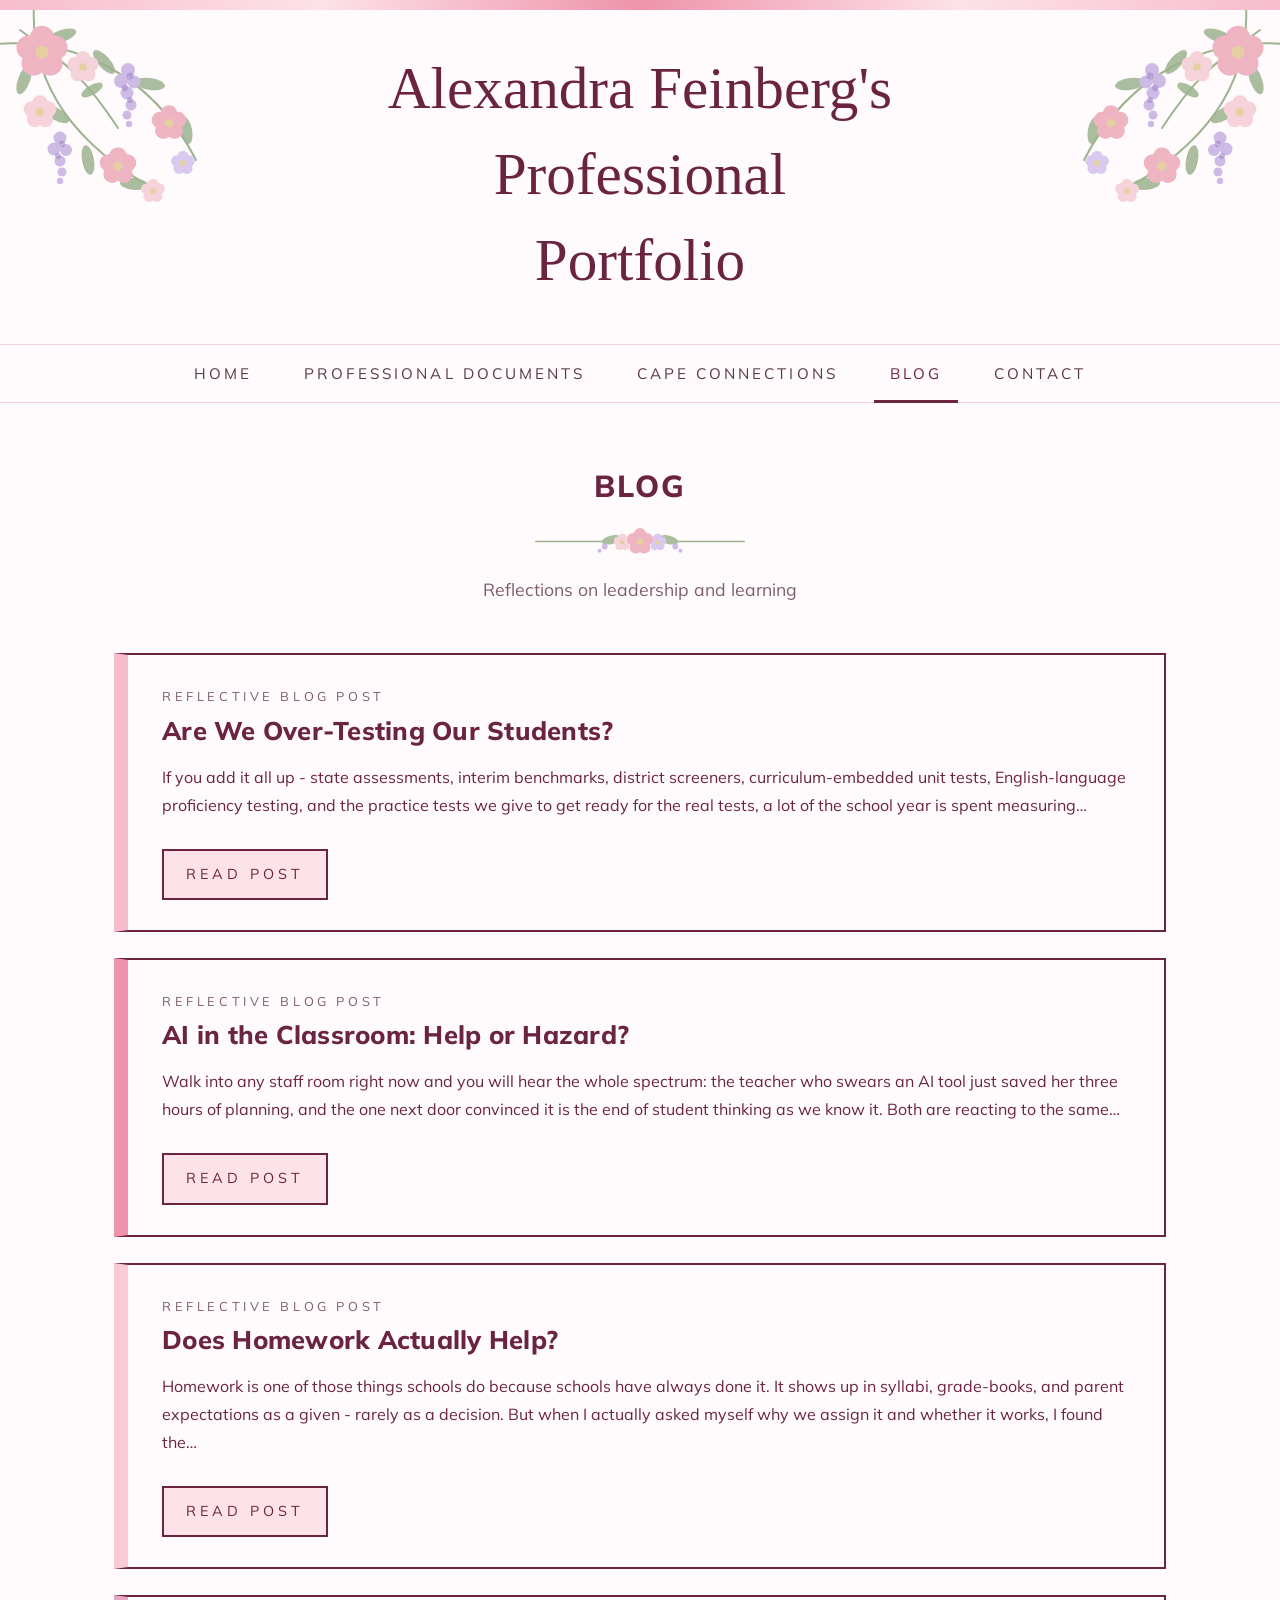
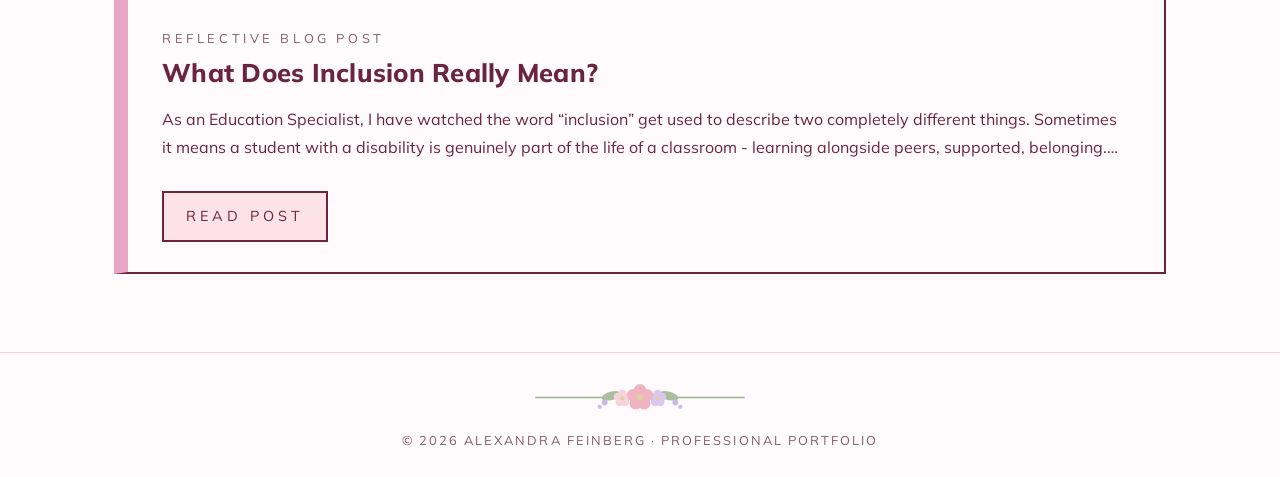
<file: blog.html>
<!DOCTYPE html>
<html lang="en">
<head>
  <meta charset="utf-8">
  <meta name="viewport" content="width=device-width, initial-scale=1">
  <title>Blog | Alexandra Feinberg</title>
  <link rel="stylesheet" href="style.css?v=2026-10-25">
</head>
<body>

<header class="site-header">
  <div class="wrap">
    <a class="site-title" href="index.html">Alexandra Feinberg's<br>Professional<br>Portfolio</a>
    <ul class="nav">
      <li>
        <a href="index.html">Home</a>
        <ul class="sub">
          <li><a href="index.html#about">About Me</a></li>
          <li><a href="index.html#quote">Favorite Quote</a></li>
        </ul>
      </li>
      <li>
        <a href="documents.html">Professional Documents</a>
        <ul class="sub">
          <li><a href="documents.html#resume">Resume</a></li>
          <li><a href="documents.html#cover-letter">Cover Letter</a></li>
          <li><a href="documents.html#letters">Letters of Recommendation</a></li>
          <li><a href="documents.html#video">Professional Video</a></li>
        </ul>
      </li>
      <li>
        <a href="cape.html">CAPE Connections</a>
        <ul class="sub">
          <li><a href="cape.html#cape1">CAPE 1: Shared Vision</a></li>
          <li><a href="cape.html#cape2">CAPE 2: Instructional Leadership</a></li>
          <li><a href="cape.html#cape3">CAPE 3: Management &amp; Learning Environment</a></li>
          <li><a href="cape.html#cape4">CAPE 4: Family &amp; Community Engagement</a></li>
          <li><a href="cape.html#cape5">CAPE 5: Ethics &amp; Integrity</a></li>
          <li><a href="cape.html#cape6">CAPE 6: External Context &amp; Policy</a></li>
        </ul>
      </li>
      <li>
        <a class="active" href="blog.html">Blog</a>
        <ul class="sub">
          <li><a href="blog-over-testing.html">Are We Over-Testing Our Students?</a></li>
          <li><a href="blog-ai-in-the-classroom.html">AI in the Classroom: Help or Hazard?</a></li>
          <li><a href="blog-homework.html">Does Homework Actually Help?</a></li>
          <li><a href="blog-inclusion.html">What Does Inclusion Really Mean?</a></li>
        </ul>
      </li>
      <li>
        <a href="contact.html">Contact</a>
        <ul class="sub">
          <li><a href="contact.html">Get in Touch</a></li>
          <li><a href="mailto:alifeinberg01@gmail.com">Personal Email</a></li>
          <li><a href="mailto:alexandra.feinberg@svusd.org">Work Email</a></li>
        </ul>
      </li>
    </ul>
  </div>
</header>

<div class="hero small">
  <h1>Blog</h1>
  <div class="rule"></div>
  <p>Reflections on leadership and learning</p>
</div>

<section>
  <div class="wrap">

    <article class="block post-card">
      <p class="eyebrow">Reflective Blog Post</p>
      <h2>Are We Over-Testing Our Students?</h2>
      <p>If you add it all up - state assessments, interim benchmarks, district screeners, curriculum-embedded unit tests, English-language proficiency testing, and the practice tests we give to get ready for the real tests, a lot of the school year is spent measuring…</p>
      <a class="btn" href="blog-over-testing.html">Read Post</a>
    </article>

    <article class="block post-card">
      <p class="eyebrow">Reflective Blog Post</p>
      <h2>AI in the Classroom: Help or Hazard?</h2>
      <p>Walk into any staff room right now and you will hear the whole spectrum: the teacher who swears an AI tool just saved her three hours of planning, and the one next door convinced it is the end of student thinking as we know it. Both are reacting to the same…</p>
      <a class="btn" href="blog-ai-in-the-classroom.html">Read Post</a>
    </article>

    <article class="block post-card">
      <p class="eyebrow">Reflective Blog Post</p>
      <h2>Does Homework Actually Help?</h2>
      <p>Homework is one of those things schools do because schools have always done it. It shows up in syllabi, grade-books, and parent expectations as a given - rarely as a decision. But when I actually asked myself why we assign it and whether it works, I found the…</p>
      <a class="btn" href="blog-homework.html">Read Post</a>
    </article>

    <article class="block post-card">
      <p class="eyebrow">Reflective Blog Post</p>
      <h2>What Does Inclusion Really Mean?</h2>
      <p>As an Education Specialist, I have watched the word “inclusion” get used to describe two completely different things. Sometimes it means a student with a disability is genuinely part of the life of a classroom - learning alongside peers, supported, belonging.…</p>
      <a class="btn" href="blog-inclusion.html">Read Post</a>
    </article>

  </div>
</section>

<footer class="site-footer">
  &copy; 2026 Alexandra Feinberg &middot; Professional Portfolio
</footer>

</body>
</html>
</file>
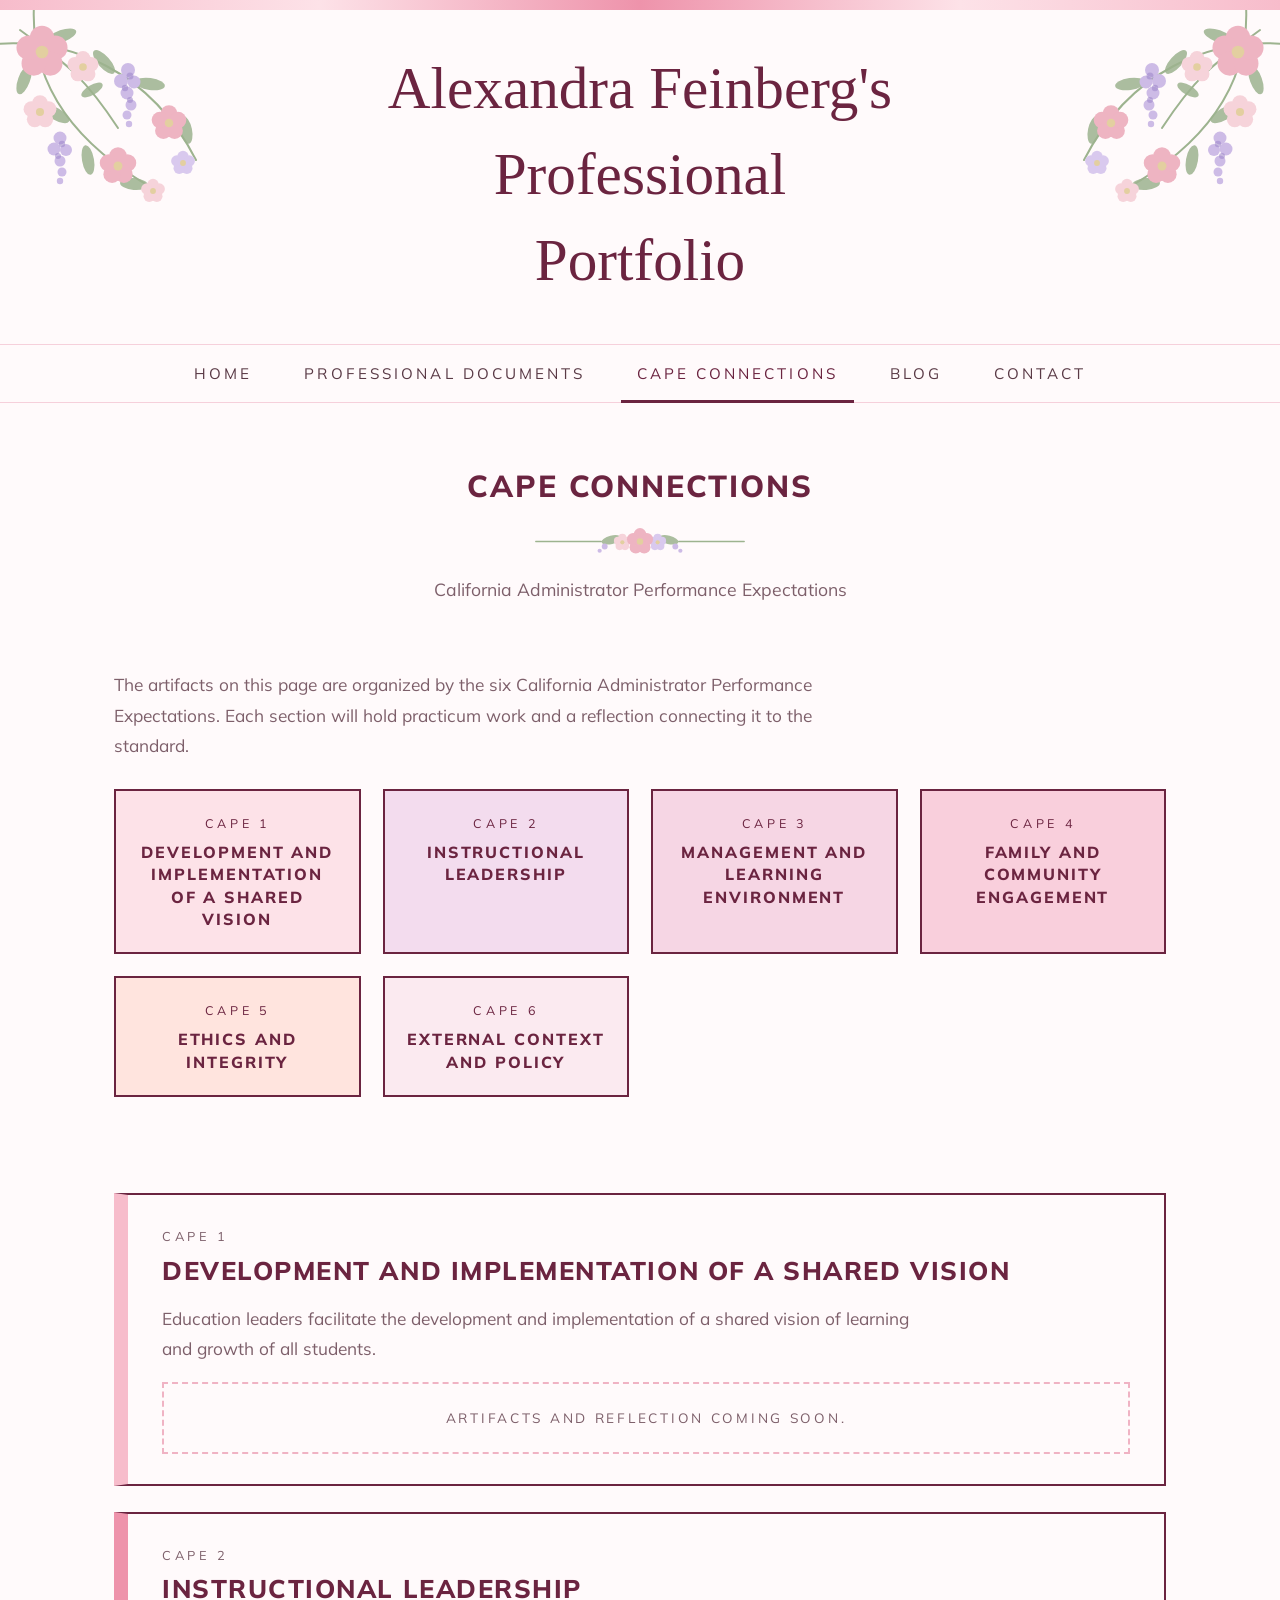
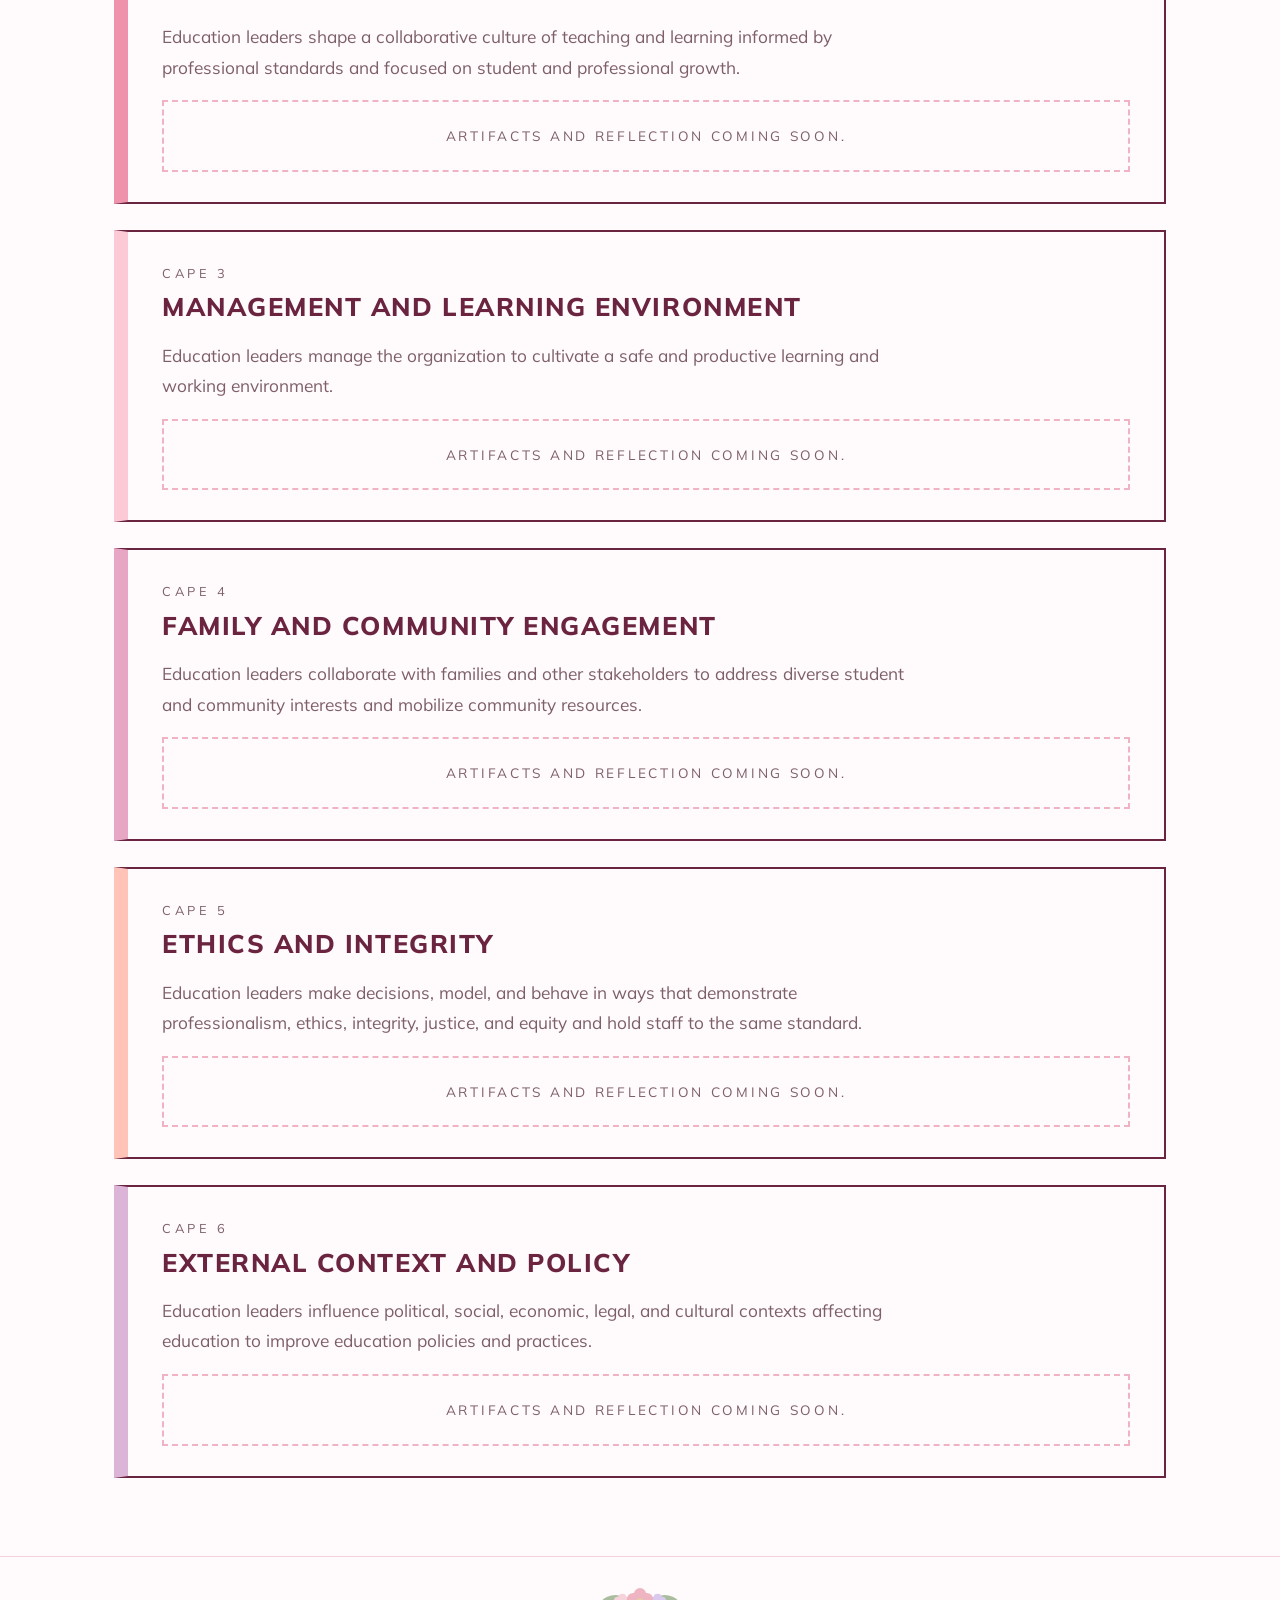
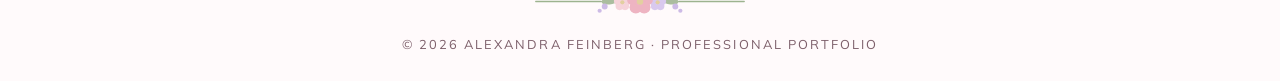
<file: cape.html>
<!DOCTYPE html>
<html lang="en">
<head>
  <meta charset="utf-8">
  <meta name="viewport" content="width=device-width, initial-scale=1">
  <title>CAPE Connections | Alexandra Feinberg</title>
  <link rel="stylesheet" href="style.css?v=2026-10-25">
</head>
<body>

<header class="site-header">
  <div class="wrap">
    <a class="site-title" href="index.html">Alexandra Feinberg's<br>Professional<br>Portfolio</a>
    <ul class="nav">
      <li>
        <a href="index.html">Home</a>
        <ul class="sub">
          <li><a href="index.html#about">About Me</a></li>
          <li><a href="index.html#quote">Favorite Quote</a></li>
        </ul>
      </li>
      <li>
        <a href="documents.html">Professional Documents</a>
        <ul class="sub">
          <li><a href="documents.html#resume">Resume</a></li>
          <li><a href="documents.html#cover-letter">Cover Letter</a></li>
          <li><a href="documents.html#letters">Letters of Recommendation</a></li>
          <li><a href="documents.html#video">Professional Video</a></li>
        </ul>
      </li>
      <li>
        <a class="active" href="cape.html">CAPE Connections</a>
        <ul class="sub">
          <li><a href="cape.html#cape1">CAPE 1: Shared Vision</a></li>
          <li><a href="cape.html#cape2">CAPE 2: Instructional Leadership</a></li>
          <li><a href="cape.html#cape3">CAPE 3: Management &amp; Learning Environment</a></li>
          <li><a href="cape.html#cape4">CAPE 4: Family &amp; Community Engagement</a></li>
          <li><a href="cape.html#cape5">CAPE 5: Ethics &amp; Integrity</a></li>
          <li><a href="cape.html#cape6">CAPE 6: External Context &amp; Policy</a></li>
        </ul>
      </li>
      <li>
        <a href="blog.html">Blog</a>
        <ul class="sub">
          <li><a href="blog-over-testing.html">Are We Over-Testing Our Students?</a></li>
          <li><a href="blog-ai-in-the-classroom.html">AI in the Classroom: Help or Hazard?</a></li>
          <li><a href="blog-homework.html">Does Homework Actually Help?</a></li>
          <li><a href="blog-inclusion.html">What Does Inclusion Really Mean?</a></li>
        </ul>
      </li>
      <li>
        <a href="contact.html">Contact</a>
        <ul class="sub">
          <li><a href="contact.html">Get in Touch</a></li>
          <li><a href="mailto:alifeinberg01@gmail.com">Personal Email</a></li>
          <li><a href="mailto:alexandra.feinberg@svusd.org">Work Email</a></li>
        </ul>
      </li>
    </ul>
  </div>
</header>

<div class="hero small">
  <h1>CAPE Connections</h1>
  <div class="rule"></div>
  <p>California Administrator Performance Expectations</p>
</div>

<section class="alt">
  <div class="wrap">
    <p class="lead">The artifacts on this page are organized by the six California Administrator Performance Expectations. Each section will hold practicum work and a reflection connecting it to the standard.</p>
    <div class="cards">
      <a class="card" href="#cape1"><div class="num">CAPE 1</div><h3>Development and Implementation of a Shared Vision</h3></a>
      <a class="card" href="#cape2"><div class="num">CAPE 2</div><h3>Instructional Leadership</h3></a>
      <a class="card" href="#cape3"><div class="num">CAPE 3</div><h3>Management and Learning Environment</h3></a>
      <a class="card" href="#cape4"><div class="num">CAPE 4</div><h3>Family and Community Engagement</h3></a>
      <a class="card" href="#cape5"><div class="num">CAPE 5</div><h3>Ethics and Integrity</h3></a>
      <a class="card" href="#cape6"><div class="num">CAPE 6</div><h3>External Context and Policy</h3></a>
    </div>
  </div>
</section>

<section>
  <div class="wrap">

    <!-- TO ADD AN ARTIFACT: save the file in portfolio/docs/ and replace a
         placeholder div with a short reflection paragraph plus:
         <a class="btn" href="docs/your-file.pdf" target="_blank">View Artifact</a> -->

    <div class="block" id="cape1">
      <p class="eyebrow">CAPE 1</p>
      <h2>Development and Implementation of a Shared Vision</h2>
      <p class="lead">Education leaders facilitate the development and implementation of a shared vision of learning and growth of all students.</p>
      <div class="placeholder">Artifacts and reflection coming soon.</div>
    </div>

    <div class="block" id="cape2">
      <p class="eyebrow">CAPE 2</p>
      <h2>Instructional Leadership</h2>
      <p class="lead">Education leaders shape a collaborative culture of teaching and learning informed by professional standards and focused on student and professional growth.</p>
      <div class="placeholder">Artifacts and reflection coming soon.</div>
    </div>

    <div class="block" id="cape3">
      <p class="eyebrow">CAPE 3</p>
      <h2>Management and Learning Environment</h2>
      <p class="lead">Education leaders manage the organization to cultivate a safe and productive learning and working environment.</p>
      <div class="placeholder">Artifacts and reflection coming soon.</div>
    </div>

    <div class="block" id="cape4">
      <p class="eyebrow">CAPE 4</p>
      <h2>Family and Community Engagement</h2>
      <p class="lead">Education leaders collaborate with families and other stakeholders to address diverse student and community interests and mobilize community resources.</p>
      <div class="placeholder">Artifacts and reflection coming soon.</div>
    </div>

    <div class="block" id="cape5">
      <p class="eyebrow">CAPE 5</p>
      <h2>Ethics and Integrity</h2>
      <p class="lead">Education leaders make decisions, model, and behave in ways that demonstrate professionalism, ethics, integrity, justice, and equity and hold staff to the same standard.</p>
      <div class="placeholder">Artifacts and reflection coming soon.</div>
    </div>

    <div class="block" id="cape6">
      <p class="eyebrow">CAPE 6</p>
      <h2>External Context and Policy</h2>
      <p class="lead">Education leaders influence political, social, economic, legal, and cultural contexts affecting education to improve education policies and practices.</p>
      <div class="placeholder">Artifacts and reflection coming soon.</div>
    </div>

  </div>
</section>

<footer class="site-footer">
  &copy; 2026 Alexandra Feinberg &middot; Professional Portfolio
</footer>

</body>
</html>
</file>
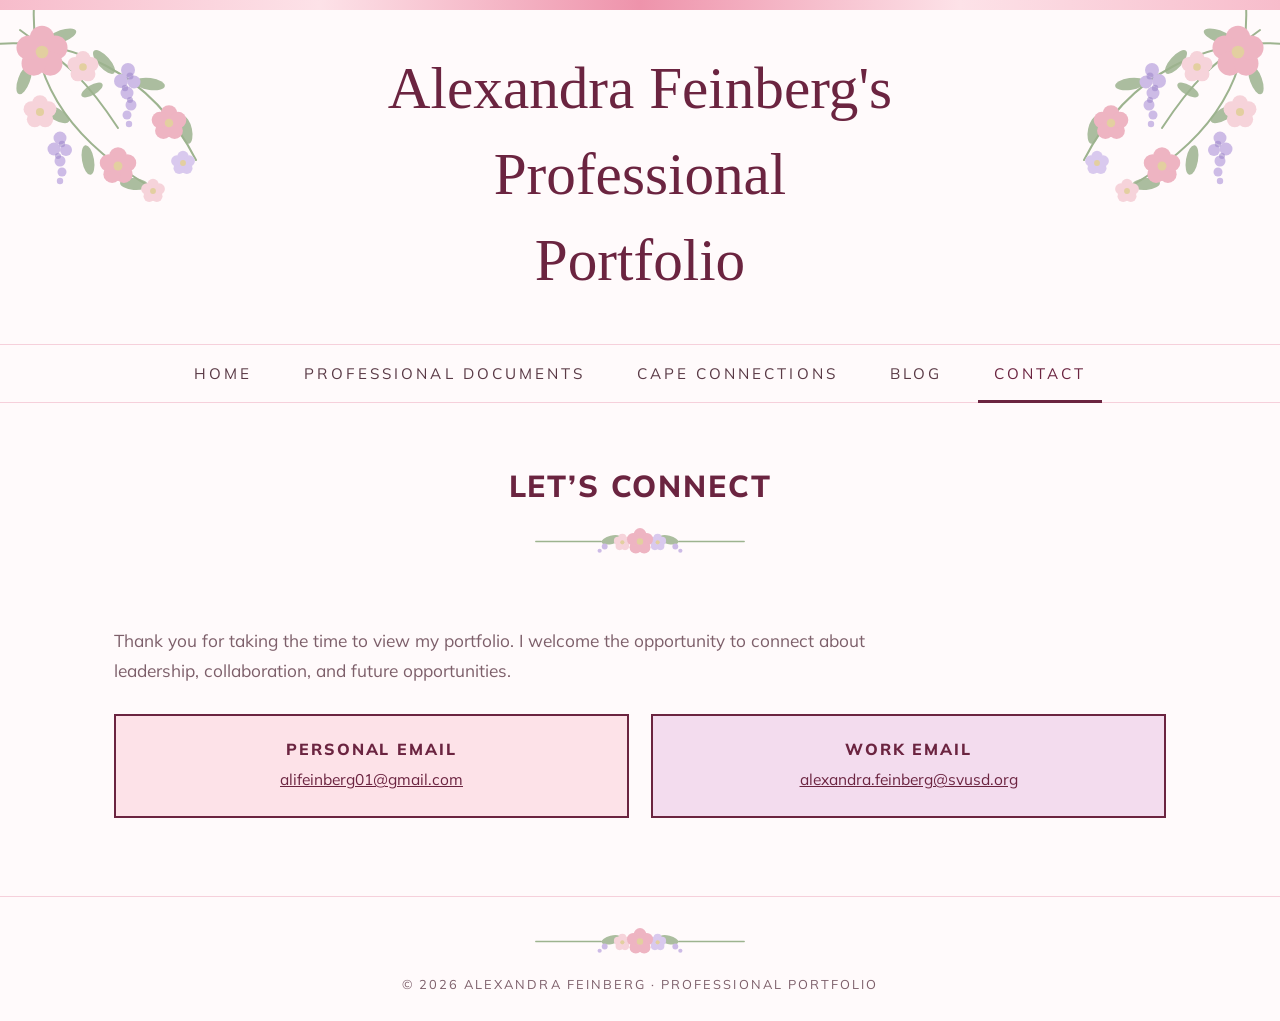
<file: contact.html>
<!DOCTYPE html>
<html lang="en">
<head>
  <meta charset="utf-8">
  <meta name="viewport" content="width=device-width, initial-scale=1">
  <title>Contact | Alexandra Feinberg</title>
  <link rel="stylesheet" href="style.css?v=2026-10-25">
</head>
<body>

<header class="site-header">
  <div class="wrap">
    <a class="site-title" href="index.html">Alexandra Feinberg's<br>Professional<br>Portfolio</a>
    <ul class="nav">
      <li>
        <a href="index.html">Home</a>
        <ul class="sub">
          <li><a href="index.html#about">About Me</a></li>
          <li><a href="index.html#quote">Favorite Quote</a></li>
        </ul>
      </li>
      <li>
        <a href="documents.html">Professional Documents</a>
        <ul class="sub">
          <li><a href="documents.html#resume">Resume</a></li>
          <li><a href="documents.html#cover-letter">Cover Letter</a></li>
          <li><a href="documents.html#letters">Letters of Recommendation</a></li>
          <li><a href="documents.html#video">Professional Video</a></li>
        </ul>
      </li>
      <li>
        <a href="cape.html">CAPE Connections</a>
        <ul class="sub">
          <li><a href="cape.html#cape1">CAPE 1: Shared Vision</a></li>
          <li><a href="cape.html#cape2">CAPE 2: Instructional Leadership</a></li>
          <li><a href="cape.html#cape3">CAPE 3: Management &amp; Learning Environment</a></li>
          <li><a href="cape.html#cape4">CAPE 4: Family &amp; Community Engagement</a></li>
          <li><a href="cape.html#cape5">CAPE 5: Ethics &amp; Integrity</a></li>
          <li><a href="cape.html#cape6">CAPE 6: External Context &amp; Policy</a></li>
        </ul>
      </li>
      <li>
        <a href="blog.html">Blog</a>
        <ul class="sub">
          <li><a href="blog-over-testing.html">Are We Over-Testing Our Students?</a></li>
          <li><a href="blog-ai-in-the-classroom.html">AI in the Classroom: Help or Hazard?</a></li>
          <li><a href="blog-homework.html">Does Homework Actually Help?</a></li>
          <li><a href="blog-inclusion.html">What Does Inclusion Really Mean?</a></li>
        </ul>
      </li>
      <li>
        <a class="active" href="contact.html">Contact</a>
        <ul class="sub">
          <li><a href="contact.html">Get in Touch</a></li>
          <li><a href="mailto:alifeinberg01@gmail.com">Personal Email</a></li>
          <li><a href="mailto:alexandra.feinberg@svusd.org">Work Email</a></li>
        </ul>
      </li>
    </ul>
  </div>
</header>

<div class="hero small">
  <h1>Let&rsquo;s Connect</h1>
  <div class="rule"></div>
</div>

<section>
  <div class="wrap">
    <p class="lead">Thank you for taking the time to view my portfolio. I welcome the opportunity to connect about leadership, collaboration, and future opportunities.</p>
    <div class="cards">
      <div class="card">
        <h3>Personal Email</h3>
        <p><a href="mailto:alifeinberg01@gmail.com">alifeinberg01@gmail.com</a></p>
      </div>
      <div class="card">
        <h3>Work Email</h3>
        <p><a href="mailto:alexandra.feinberg@svusd.org">alexandra.feinberg@svusd.org</a></p>
      </div>
    </div>
  </div>
</section>

<footer class="site-footer">
  &copy; 2026 Alexandra Feinberg &middot; Professional Portfolio
</footer>

</body>
</html>
</file>
<file: style.css>
@import url("https://fonts.googleapis.com/css2?family=Homemade+Apple&family=Mulish:wght@400;600;800&display=swap");

:root {
  --ink: #6b2440;
  --grey: #7d5f6a;
  --line: #f6d0db;
  --white: #ffffff;
  --pink: #fde2e8;
  --bg: #fffafb;
  --mint: #f9cfdc;
  --lavender: #fbeaf0;
  --butter: #f6d6e4;
  --sky: #ffe4de;
  --peach: #f3dcee;
  --pink-deep: #f7bccb;
  --sans: "Mulish", "Segoe UI", system-ui, sans-serif;
  --script: "Homemade Apple", "Segoe Script", cursive;
  --rainbow: linear-gradient(90deg, #f7bccb, #fde2e8, #ee93ab, #fde2e8, #f7bccb);
}

* { box-sizing: border-box; }

html { scroll-behavior: smooth; }

body {
  margin: 0;
  font-family: var(--sans);
  color: var(--ink);
  background: var(--bg);
  line-height: 1.75;
  border-top: 10px solid transparent;
  border-image: var(--rainbow) 1;
}

a { color: var(--ink); }

.wrap {
  max-width: 1100px;
  margin: 0 auto;
  padding: 0 24px;
}

/* ---------- Header: big script title, nav bar underneath ---------- */

.site-header { position: relative; }

/* flower sprays in the top corners */
.site-header::before,
.site-header::after {
  content: "";
  position: absolute;
  top: 0;
  left: 0;
  width: clamp(110px, 20vw, 240px);
  aspect-ratio: 1;
  background: url(images/floral-corner.svg) no-repeat top left / contain;
  pointer-events: none;
}

.site-header::after { left: auto; right: 0; transform: scaleX(-1); }

.site-header .wrap {
  position: relative;
  z-index: 1;
  max-width: none;
  padding: 0;
  text-align: center;
}

.site-title {
  display: inline-block;
  font-family: var(--script);
  font-size: clamp(1.9rem, 5.6vw, 3.7rem);
  line-height: 1.45;
  color: var(--ink);
  text-decoration: none;
  padding: 36px 24px 40px;
}

.nav {
  display: flex;
  flex-wrap: wrap;
  justify-content: center;
  gap: 0 20px;
  list-style: none;
  margin: 0;
  background: var(--bg);
  padding: 0 24px;
  border-top: 1px solid var(--line);
  border-bottom: 1px solid var(--line);
}

.nav > li { position: relative; }

.nav a {
  display: block;
  padding: 16px 16px 13px;
  font-size: 0.95rem;
  letter-spacing: 0.2em;
  text-transform: uppercase;
  text-decoration: none;
  color: #5a3a46;
  border-bottom: 3px solid transparent;
  margin-bottom: -1px;
}

.nav a:hover { border-bottom-color: var(--pink-deep); }
.nav a.active { border-bottom-color: var(--ink); color: var(--ink); }

.nav .sub {
  display: none;
  position: absolute;
  top: 100%;
  left: 0;
  z-index: 5;
  min-width: 280px;
  margin: 0;
  padding: 6px 0;
  list-style: none;
  text-align: left;
  background: var(--white);
  border: 1px solid var(--line);
  box-shadow: 0 10px 24px rgba(0, 0, 0, 0.08);
}

.nav li:hover > .sub,
.nav li:focus-within > .sub { display: block; }

.nav .sub a {
  padding: 9px 18px;
  font-size: 0.82rem;
  letter-spacing: 0.1em;
  border: 0;
  margin: 0;
}

.nav .sub li:nth-child(6n + 1) a:hover { background: var(--pink); }
.nav .sub li:nth-child(6n + 2) a:hover { background: var(--peach); }
.nav .sub li:nth-child(6n + 3) a:hover { background: var(--butter); }
.nav .sub li:nth-child(6n + 4) a:hover { background: var(--mint); }
.nav .sub li:nth-child(6n + 5) a:hover { background: var(--sky); }
.nav .sub li:nth-child(6n + 6) a:hover { background: var(--lavender); }

/* ---------- Outlined buttons ---------- */

.btn {
  display: inline-block;
  padding: 12px 22px;
  background: var(--pink);
  color: var(--ink);
  border: 2px solid var(--ink);
  font-size: 0.9rem;
  letter-spacing: 0.28em;
  text-transform: uppercase;
  text-decoration: none;
  text-align: center;
  line-height: 1.6;
  transition: transform 0.12s, box-shadow 0.12s;
}

.btn:hover { transform: translate(-2px, -2px); box-shadow: 4px 4px 0 var(--ink); }

.block .btn { margin-top: 14px; }

.buttons {
  display: flex;
  flex-wrap: wrap;
  justify-content: center;
  gap: 22px 28px;
  max-width: 980px;
  margin: 0 auto;
  padding: 60px 24px 20px;
}

.buttons .btn:nth-child(6n + 2) { background: var(--mint); }
.buttons .btn:nth-child(6n + 3) { background: var(--lavender); }
.buttons .btn:nth-child(6n + 4) { background: var(--butter); }
.buttons .btn:nth-child(6n + 5) { background: var(--sky); }
.buttons .btn:nth-child(6n + 6) { background: var(--peach); }

/* ---------- Page titles (inner pages) ---------- */

.hero { text-align: center; padding: 56px 24px 0; }

.hero h1 {
  font-size: clamp(1.5rem, 4vw, 1.9rem);
  font-weight: 800;
  letter-spacing: 0.06em;
  text-transform: uppercase;
  margin: 0;
}

.hero .rule {
  width: 220px;
  height: 38px;
  margin: 10px auto 0;
  background: url(images/floral-divider.svg) no-repeat center / contain;
}

.hero p { color: var(--grey); font-size: 1.1rem; margin: 14px 0 0; }

/* ---------- Sections ---------- */

section { padding: 48px 0; }
section.alt { background: none; }

h2 {
  font-size: 1.6rem;
  font-weight: 800;
  letter-spacing: 0.06em;
  text-transform: uppercase;
  line-height: 1.3;
  margin: 0 0 12px;
}

h3 {
  font-size: 1rem;
  font-weight: 800;
  letter-spacing: 0.12em;
  text-transform: uppercase;
  line-height: 1.4;
  margin: 0 0 8px;
}

.eyebrow {
  font-size: 0.8rem;
  letter-spacing: 0.28em;
  text-transform: uppercase;
  color: var(--grey);
  margin: 0 0 6px;
}

.lead { color: var(--grey); max-width: 760px; font-size: 1.08rem; }

/* Home: about */

.about { max-width: 820px; text-align: center; }

.about h2::after {
  content: "";
  display: block;
  width: 220px;
  height: 38px;
  margin: 8px auto 0;
  background: url(images/floral-divider.svg) no-repeat center / contain;
}

.about .tagline { color: var(--grey); font-size: 1.2rem; margin: 0 0 28px; }

.about .photo {
  width: 240px;
  height: 290px;
  margin: 0 auto 30px;
  border-radius: 50%;
  overflow: hidden;
  border: 2px solid var(--ink);
  box-shadow: 10px 10px 0 var(--pink);
}

.about .photo img { width: 100%; height: 100%; object-fit: cover; object-position: 50% 36%; display: block; }

.about .bio { text-align: left; font-size: 1.08rem; color: #5a3a46; }

.quote {
  max-width: 760px;
  text-align: center;
  background: var(--lavender);
  border: 2px solid var(--ink);
  padding: 36px 32px;
}

.quote blockquote {
  font-family: var(--script);
  font-size: clamp(1.15rem, 3.2vw, 1.55rem);
  line-height: 1.8;
  margin: 0 0 10px;
}

.quote cite {
  font-style: normal;
  font-size: 0.85rem;
  letter-spacing: 0.26em;
  text-transform: uppercase;
}

/* Cards */

.cards {
  display: grid;
  grid-template-columns: repeat(auto-fit, minmax(230px, 1fr));
  gap: 22px;
  margin-top: 28px;
}

.card {
  background: var(--pink);
  border: 2px solid var(--ink);
  padding: 22px;
  text-align: center;
}

.card:nth-child(6n + 2) { background: var(--peach); }
.card:nth-child(6n + 3) { background: var(--butter); }
.card:nth-child(6n + 4) { background: var(--mint); }
.card:nth-child(6n + 5) { background: var(--sky); }
.card:nth-child(6n + 6) { background: var(--lavender); }

a.card { text-decoration: none; color: inherit; transition: transform 0.12s, box-shadow 0.12s; }
a.card:hover { transform: translate(-2px, -2px); box-shadow: 4px 4px 0 var(--ink); }

.card h3 { margin: 0; }
.card p { margin: 6px 0 0; color: #5a3a46; font-size: 0.97rem; overflow-wrap: anywhere; }
.card .num { font-size: 0.78rem; letter-spacing: 0.3em; margin-bottom: 6px; }

/* Document / artifact blocks */

.block {
  border: 2px solid var(--ink);
  border-left-width: 14px;
  border-left-color: var(--pink-deep);
  padding: 30px 34px;
  margin-bottom: 26px;
  scroll-margin-top: 20px;
}

.block:nth-child(6n + 2) { border-left-color: #ee93ab; }
.block:nth-child(6n + 3) { border-left-color: #fcc9d6; }
.block:nth-child(6n + 4) { border-left-color: #e7a6c4; }
.block:nth-child(6n + 5) { border-left-color: #ffc3b8; }
.block:nth-child(6n + 6) { border-left-color: #dcb4d8; }

.block:last-child { margin-bottom: 0; }

.placeholder {
  margin-top: 16px;
  padding: 22px;
  border: 2px dashed #f0b3c4;
  color: var(--grey);
  text-align: center;
  font-size: 0.85rem;
  letter-spacing: 0.2em;
  text-transform: uppercase;
}

.video { position: relative; padding-top: 56.25%; margin-top: 16px; background: var(--ink); }
.video iframe { position: absolute; inset: 0; width: 100%; height: 100%; border: 0; }

/* Blog */

.post .date { color: var(--grey); font-size: 0.8rem; letter-spacing: 0.24em; text-transform: uppercase; }

/* Footer */

.site-footer::before {
  content: "";
  display: block;
  width: 220px;
  height: 38px;
  margin: 0 auto 12px;
  background: url(images/floral-divider.svg) no-repeat center / contain;
}

.site-footer {
  margin-top: 30px;
  border-top: 1px solid var(--line);
  color: var(--grey);
  text-align: center;
  padding: 26px 24px;
  font-size: 0.8rem;
  letter-spacing: 0.16em;
  text-transform: uppercase;
}

@media (max-width: 720px) {
  .site-title { padding: 26px 16px 28px; }
  .nav { gap: 0 4px; padding: 0 8px; }
  .nav a { padding: 12px 10px 9px; font-size: 0.8rem; letter-spacing: 0.14em; }
  .nav { position: relative; }
  .nav > li { position: static; }
  .nav .sub, .nav > li:nth-last-child(-n + 2) .sub { left: 8px; right: 8px; min-width: 0; }
  .buttons { padding-top: 40px; gap: 16px; }
  .btn { letter-spacing: 0.18em; font-size: 0.82rem; }
  .block { padding: 24px 20px; border-left-width: 10px; }
  section { padding: 38px 0; }
}

@media (prefers-reduced-motion: reduce) {
  * { transition: none !important; }
  html { scroll-behavior: auto; }
}

/* Blog posts */

.hero .eyebrow { font-size: 0.8rem; color: var(--grey); margin: 0 0 10px; }

article.post { max-width: 780px; font-size: 1.08rem; color: #5a3a46; }

article.post h2 {
  font-size: 1.3rem;
  letter-spacing: 0.01em;
  text-transform: none;
  margin: 38px 0 10px;
}

.refs { list-style: none; margin: 0; padding: 0; font-size: 0.97rem; }
.refs li { padding-left: 2em; text-indent: -2em; margin-bottom: 10px; overflow-wrap: anywhere; }

.post-nav {
  display: flex;
  flex-wrap: wrap;
  justify-content: center;
  gap: 14px;
  margin-top: 44px;
  padding-top: 30px;
  border-top: 1px solid var(--line);
}

.post-card h2 { text-transform: none; letter-spacing: 0.01em; }

/* keep the last dropdown inside the page */
@media (min-width: 721px) { .nav > li:nth-last-child(-n + 2) .sub { left: auto; right: 0; } }

.takeaways { margin: 0; padding-left: 1.3em; }
.takeaways li { margin-bottom: 10px; padding-left: 4px; }
.takeaways li::marker { color: #d98aa3; }

/* Embedded documents */

.doc-actions { display: flex; flex-wrap: wrap; gap: 12px; margin-top: 6px; }
.doc-actions .btn { margin-top: 0; }

.pdf-pages { margin-top: 20px; }

.pdf-pages canvas {
  display: block;
  width: 100%;
  height: auto;
  margin-bottom: 18px;
  border: 2px solid var(--ink);
  background: var(--white);
  box-shadow: 6px 6px 0 var(--pink);
}
</file>
